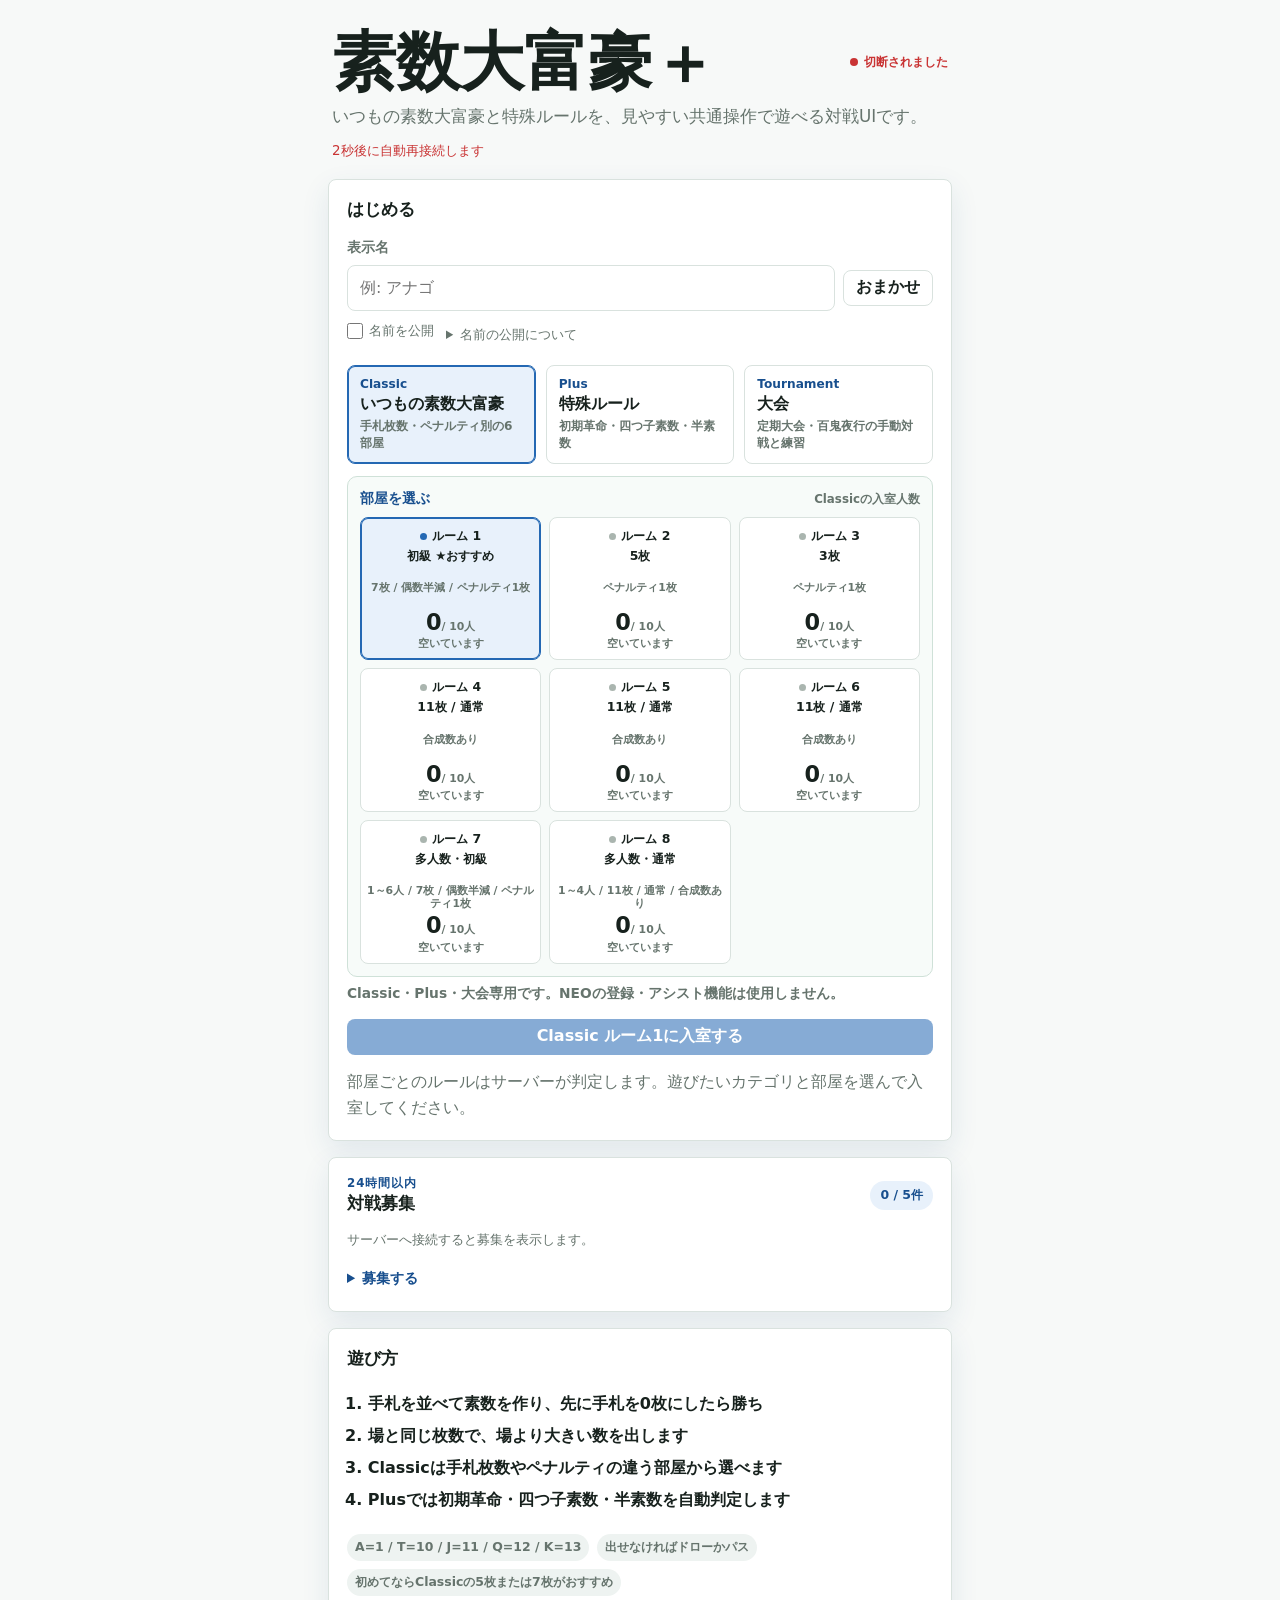
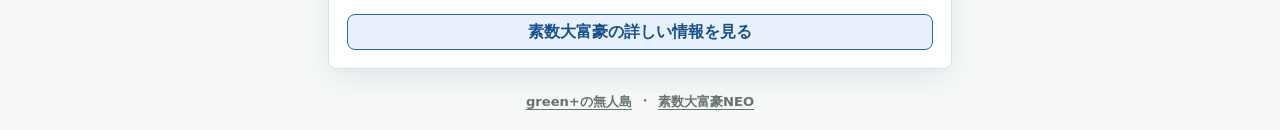
<file: index.html>
<!doctype html>
<html lang="ja">
  <head>
    <meta charset="UTF-8" />
    <meta name="viewport" content="width=device-width, initial-scale=1" />
    <title>素数大富豪＋</title>
    <link rel="stylesheet" href="./client-common/styles.css?v=shared-7a205177d4d1" />
    <link rel="stylesheet" href="./theme.css?v=hyakki-20261006-1" />
  </head>
  <body>
    <main class="app-shell">
      <section id="topBand" class="top-band">
        <div class="title-row">
          <h1>素数大富豪＋</h1>
          <div id="connectionStatus" class="connection-status" role="status">
            <span id="connectionDot" class="dot"></span>
            <strong id="connectionLabel">接続準備中</strong>
          </div>
        </div>
        <p class="lead">
            いつもの素数大富豪と特殊ルールを、見やすい共通操作で遊べる対戦UIです。
          </p>
        <p id="serverLabel" class="connection-detail hidden"></p>
      </section>

      <section id="setupPanel" class="setup-grid">
        <div class="panel intro-panel">
          <h2>はじめる</h2>
          <label class="field-label" for="nameInput">表示名</label>
          <div class="name-row">
            <input id="nameInput" maxlength="24" autocomplete="nickname" placeholder="例: マグロ" />
            <button id="randomNameBtn" class="ghost-button" type="button">おまかせ</button>
          </div>
          <div class="identity-options">
            <label class="publish-name-option" for="publishNameToggle">
              <input id="publishNameToggle" type="checkbox" />
              <span>名前を公開</span>
            </label>
            <details class="identity-help secondary-details">
              <summary>名前の公開について</summary>
              <p id="identityModeNote" class="microcopy">オフの場合、Discordの入室通知は「誰か」になります。募集投稿・大会参加にはオンが必要です。</p>
            </details>
          </div>
          <div class="room-group-choice" role="group" aria-label="ルールカテゴリ選択">
            <button id="roomGroupPrimaryBtn" class="room-group-choice-card active" type="button" aria-pressed="true">
              <span>Classic</span>
              <strong>いつもの素数大富豪</strong>
              <small>手札枚数・ペナルティ別の6部屋</small>
            </button>
            <button id="roomGroupSecondaryBtn" class="room-group-choice-card" type="button" aria-pressed="false">
              <span>Plus</span>
              <strong>特殊ルール</strong>
              <small>初期革命・四つ子素数・半素数</small>
            </button>
            <button id="roomGroupTertiaryBtn" class="room-group-choice-card" type="button" aria-pressed="false">
              <span>Tournament</span>
              <strong>大会</strong>
              <small>定期大会・百鬼夜行の手動対戦と練習</small>
              <span id="tournamentTabNotice" class="tournament-tab-notice hidden" aria-live="polite"></span>
            </button>
          </div>
          <div class="room-picker">
            <div class="room-picker-heading">
              <strong>部屋を選ぶ</strong>
              <small id="roomPickerHint">Classicの入室人数</small>
            </div>
            <div id="roomList" class="room-list" role="radiogroup" aria-label="Classicの部屋選択"></div>
          </div>
          <a class="campaign-inline-link" data-feature="campaign" href="#">
            CPU勝利数キャンペーンの詳細・ランキングを見る →
          </a>
          <p class="neo-note">Classic・Plus・大会専用です。NEOの登録・アシスト機能は使用しません。</p>
          <div class="action-stack">
            <button id="practiceBtn" class="primary-button" type="button" disabled>入室する</button>
          </div>
          <p class="microcopy">
            部屋ごとのルールはサーバーが判定します。遊びたいカテゴリと部屋を選んで入室してください。
          </p>
        </div>

        <div class="panel recruitment-panel" data-feature="recruitment">
          <div class="recruitment-heading">
            <div>
              <p class="eyebrow">24時間以内</p>
              <h2>対戦募集</h2>
            </div>
            <span id="recruitmentCount" class="recruitment-count">0 / 5件</span>
          </div>
          <div id="recruitmentList" class="recruitment-list" aria-live="polite">
            <p class="recruitment-empty">募集を読み込んでいます…</p>
          </div>
          <details class="recruitment-compose secondary-details">
            <summary>募集する</summary>
          <p class="recruitment-intro">
            集まりたい時間と希望ルールを掲示できます。集合時間になると自動で消えます。
          </p>
          <form id="recruitmentForm" class="recruitment-form">
            <label>
              <span>集合時間</span>
              <input id="recruitmentTime" type="datetime-local" required />
            </label>
            <label>
              <span>名前</span>
              <input id="recruitmentName" maxlength="24" autocomplete="nickname" required />
            </label>
            <label>
              <span>希望ルール</span>
              <select id="recruitmentRule" required>
                <option value="classic">Classic</option>
                <option value="five_penalty_one">5枚 / ペナルティ1枚</option>
                <option value="seven_even_half_penalty_one">7枚 / 偶数半減 / ペナルティ1枚</option>
                <option value="normal">通常</option>
                <option value="initial_revolution">初期革命</option>
                <option value="tetrad">四つ子素数</option>
                <option value="semiprime">半素数</option>
                <option value="either">どれでも</option>
              </select>
            </label>
            <button id="recruitmentSubmitBtn" class="primary-button" type="submit">募集を投稿</button>
          </form>
            <p class="recruitment-status">Plus掲示板は全体5件・1ユーザー1件まで。自分の投稿だけ削除できます。</p>
          </details>
          <p id="recruitmentStatus" class="recruitment-status hidden" aria-live="polite"></p>
        </div>

        <div class="panel guide-panel">
          <h2>遊び方</h2>
          <ol class="plain-steps">
            <li>手札を並べて素数を作り、先に手札を0枚にしたら勝ち</li>
            <li>場と同じ枚数で、場より大きい数を出します</li>
            <li>Classicは手札枚数やペナルティの違う部屋から選べます</li>
            <li>Plusでは初期革命・四つ子素数・半素数を自動判定します</li>
          </ol>
          <div class="mini-rules">
            <span>A=1 / T=10 / J=11 / Q=12 / K=13</span>
            <span>出せなければドローかパス</span>
            <span>初めてならClassicの5枚または7枚がおすすめ</span>
          </div>
          <a class="secondary-button help-button" href="https://greenplus.hatenablog.com/entry/2025/09/01/223300" target="_blank" rel="noopener">
            素数大富豪の詳しい情報を見る
          </a>
        </div>
      </section>

      <section id="roomPanel" class="room-layout hidden">
        <aside id="sideColumn" class="side-column">
          <div class="panel status-panel">
            <div class="room-title-row">
              <div>
                <p id="roomBadge" class="eyebrow">5枚 / ペナルティ1枚</p>
                <h2 id="roomHeading">Classicルーム 1</h2>
              </div>
              <div class="room-title-actions">
                <button
                  id="soundToggleBtn"
                  class="ghost-button compact icon-button sound-toggle"
                  type="button"
                  aria-label="効果音をオンにする"
                  aria-pressed="false"
                  title="効果音：オフ"
                >
                  <svg viewBox="0 0 24 24" aria-hidden="true">
                    <path d="M4 9h4l5-4v14l-5-4H4z"></path>
                    <path class="sound-wave" d="M16 9.5a4 4 0 0 1 0 5"></path>
                    <path class="sound-wave" d="M18.5 7a7.5 7.5 0 0 1 0 10"></path>
                    <path class="sound-slash" d="M3 3l18 18"></path>
                  </svg>
                </button>
                <button id="leaveBtn" class="ghost-button compact" type="button">退室</button>
              </div>
            </div>
            <label id="specialRuleControl" class="hidden">百鬼夜行ルール
              <select id="specialRuleSelect" aria-label="百鬼夜行ルール"></select>
              <small>最初の入室者が対戦前に選択できます。</small>
            </label>
            <details id="hyakkiRuleHelp" class="hidden"><summary>ルール説明</summary><p id="hyakkiRuleDescription"></p></details>
            <div id="nextHint" class="next-hint">まずはサンプル登録を読み込みます。</div>
            <dl class="status-list">
              <div>
                <dt>状態</dt>
                <dd id="playStatus">観戦中</dd>
              </div>
              <div>
                <dt>参加</dt>
                <dd id="playerList">読み込み中</dd>
              </div>
              <div>
                <dt>観戦</dt>
                <dd id="watcherList" class="watcher-list" tabindex="0" aria-label="観戦者一覧">なし</dd>
              </div>
            </dl>
            <div class="button-row">
              <button id="readyBtn" class="secondary-button" type="button">対戦に参加</button>
              <button id="addCpuBtn" class="ghost-button" type="button">CPU追加</button>
              <button id="startBtn" class="primary-button" type="button">開始</button>
            </div>
            <details id="turnOrderSettings" class="turn-order-settings" data-feature="turnAlternation">
              <summary>対戦設定</summary>
              <div class="turn-order-setting-row">
                <label class="turn-alternation-option" for="turnAlternationToggle">
                  <input id="turnAlternationToggle" type="checkbox" />
                  <span>
                    <strong>手番交互</strong>
                    <small>同じ2人なら、先手を1局ごとに交代します。</small>
                  </span>
                </label>
                <label class="turn-order-first-choice" for="turnAlternationFirstSelect">
                  <span>初回</span>
                  <select id="turnAlternationFirstSelect" class="full-select" disabled>
                    <option value="random">ランダム</option>
                    <option value="requester">自分が先手</option>
                    <option value="opponent">相手が先手</option>
                  </select>
                </label>
              </div>
              <p id="turnAlternationNote" class="microcopy">2人対戦で使えます。対人戦は初回だけ相手の承認が必要です。</p>
              <div id="turnAlternationSeriesPanel" class="turn-alternation-series-panel hidden">
                <span id="turnAlternationSeriesText"></span>
                <button id="endTurnAlternationSeriesBtn" class="ghost-button compact" type="button">交互対戦を終了</button>
              </div>
              <div id="startRequestPanel" class="start-request-panel hidden" role="status">
                <span id="startRequestText"></span>
                <button id="cancelStartRequestBtn" class="ghost-button compact" type="button">取り消す</button>
              </div>
            </details>
            <details id="tournamentDetails" class="turn-order-settings tournament-details hidden" data-feature="tournament">
              <summary>大会情報・参加・順位</summary>
          <div id="tournamentPanel" class="tournament-panel" data-feature="tournament">
            <div class="tournament-heading">
              <div>
                <p class="eyebrow">SYSTEM TOURNAMENT</p>
                <h2 id="tournamentTitle">定期大会</h2>
              </div>
              <span id="tournamentStatusBadge" class="tournament-status-badge">未開催</span>
            </div>
            <p id="tournamentSchedule" class="tournament-schedule">次回日程は未設定です。</p>
            <div class="tournament-rule-line">
              <span>ルール</span>
              <strong id="tournamentRuleSummary">未設定</strong>
            </div>
            <p id="tournamentMessage" class="tournament-message">
              大会ルームを選ぶと、参加登録と進行状況を確認できます。
            </p>
            <div class="button-row tournament-actions">
              <button id="tournamentRegisterBtn" class="primary-button" type="button">大会に参加登録</button>
              <button id="tournamentWithdrawBtn" class="ghost-button" type="button">参加取消</button>
            </div>
            <div class="tournament-league-wrap">
              <strong>リーグ表</strong>
              <div id="tournamentLeagueTable" class="tournament-league-table"></div>
            </div>
            <div class="tournament-standings-wrap">
              <strong>順位</strong>
              <ol id="tournamentStandings" class="tournament-standings"></ol>
            </div>
            <p id="tournamentTimingNote" class="microcopy">
              対戦呼び出しと切断復帰の猶予時間を読み込み中です。
            </p>
          </div>

            </details>
            <div id="tournamentAvailability" class="next-hint hidden" data-feature="tournament" role="status">
              <span id="tournamentAvailabilityText"></span>
              <div class="button-row">
                <button id="tournamentResumeBtn" class="secondary-button hidden" type="button">対戦受付を再開</button>
                <button id="tournamentRetireBtn" class="ghost-button compact" type="button">大会を棄権</button>
              </div>
            </div>
            <p id="roomConnectionStatus" class="connection-detail hidden" role="status"></p>
            <details class="reconnect-details secondary-details">
              <summary>切断・復帰について</summary>
              <p id="reconnectPolicyNote" class="microcopy">切断復帰猶予を読み込み中です。</p>
            </details>
            <div id="cpuChooser" class="cpu-chooser hidden">
              <div class="cpu-chooser-heading">
                <label for="cpuProfileSelect">対戦するCPU</label>
                <button id="cpuChooserCloseBtn" class="ghost-button compact" type="button">閉じる</button>
              </div>
              <select id="cpuProfileSelect" class="full-select"></select>
              <p id="cpuProfileDescription" class="cpu-profile-description"></p>
              <button id="confirmCpuBtn" class="secondary-button" type="button">このCPUを追加</button>
            </div>
          </div>

          <details id="registerPanel" class="panel register-panel" data-feature="registration">
            <summary>登録リスト</summary>
            <p class="register-help-copy">
              素数は空白・改行・カンマ区切り、合成数は
              <code>12=2*2*3</code> の形式で入力します。サンプルのままでも遊べます。
              <a class="text-link" href="https://greenplus.github.io/primeqk_online/" target="_blank" rel="noopener">登録方法を詳しく見る</a>
            </p>
            <p id="registerLimitNote" class="register-limit-note">初級は素数・合成数あわせて500件まで登録できます。</p>
            <select id="sampleSelect" class="full-select"></select>
            <textarea id="primeText" rows="6" spellcheck="false" placeholder="登録素数"></textarea>
            <textarea id="compositeText" rows="4" spellcheck="false" placeholder="登録合成数"></textarea>
            <div class="button-row">
              <button id="sampleBtn" class="ghost-button compact" type="button">サンプル読込</button>
              <button id="saveRegisterBtn" class="secondary-button" type="button">登録する</button>
              <span id="registerStatus" class="small-status">未登録</span>
            </div>
          </details>
        </aside>

        <div id="tournamentPairing" class="panel tournament-pairing hidden" data-feature="tournament" role="status"></div>
        <div id="tournamentStage" class="tournament-stage">
          <div id="tournamentStageControls" class="button-row hidden" data-feature="tournament">
            <button id="tournamentShowMatchesBtn" class="secondary-button" type="button">観戦一覧へ</button>
            <button id="tournamentShowFinishedBtn" class="ghost-button" type="button">自分の対戦結果へ</button>
          </div>
          <section id="tournamentFinishedPanel" class="hidden" data-feature="tournament">
            <p id="tournamentFinishedResult" class="next-hint" role="status"></p>
            <div id="tournamentFinishedBoard"></div>
          </section>
        <section id="tournamentSpectatorPanel" class="panel tournament-spectator-panel hidden" data-feature="tournament">
          <div class="tournament-spectator-heading">
            <div>
              <p class="eyebrow">LIVE MATCHES</p>
              <h2 id="tournamentSpectatorHeading">進行中の対戦</h2>
            </div>
            <span id="tournamentSpectatorStatus" class="tournament-status-badge">待機中</span>
          </div>
          <div id="tournamentSpectatorList">
          <p class="tournament-spectator-help">観戦する対戦を選んでください。手札の内容は公開されません。</p>
          <div id="tournamentMatchCards" class="tournament-match-cards"></div>
          <p id="tournamentSpectatorEmpty" class="tournament-spectator-empty">現在進行中の対戦はありません。</p>
          </div>
          <div id="tournamentSpectatorBoard" class="tournament-spectator-board hidden">
            <div class="tournament-spectator-title-row">
              <strong id="tournamentSpectatorTitle">対戦を選択してください</strong>
              <small id="tournamentSpectatorTurn">手番待ち</small>
            </div>
            <div class="tournament-spectator-metrics">
              <div><span>山札</span><strong id="tournamentSpectatorDeck">-</strong></div>
              <div><span>場</span><strong id="tournamentSpectatorFieldNumber">なし</strong></div>
              <div><span>観戦</span><strong id="tournamentSpectatorViewerCount">0人</strong></div>
            </div>
            <div id="tournamentSpectatorFieldCards" class="field-cards empty">まだ何も出ていません</div>
            <div id="tournamentSpectatorPlayers" class="tournament-spectator-players"></div>
            <details id="tournamentSpectatorScore" class="tournament-spectator-score hidden">
              <summary>数譜を見る</summary>
              <pre></pre>
            </details>
          </div>
        </section>

        <section id="gameColumn" class="game-column">
          <div class="field-strip turn-clock-strip">
            <div class="metric">
              <span>山札</span>
              <strong id="deckCount">-</strong>
            </div>
            <div id="myHandMetric" class="metric">
              <span id="myHandLabel">手札</span>
              <strong id="myHandCount">0</strong>
            </div>
            <div id="opponentMetric" class="metric">
              <span id="opponentLabel">相手</span>
              <strong id="opponentCounts">-</strong>
            </div>
            <div id="turnClockMetric" class="metric turn-clock-metric" aria-label="手番時間 未設定">
              <span id="turnClockLabel">時間</span>
              <strong id="turnClockValue">--</strong>
            </div>
            <div id="fieldZone" class="field-zone">
              <div class="panel-heading-row">
                <h2 class="game-section-title">場：<span id="fieldNumber">なし</span></h2>
                <span id="spectatorTurn" class="turn-badge spectating hidden" role="status"></span>
              </div>
              <div id="fieldCards" class="field-cards empty">まだ何も出ていません</div>
            </div>
          </div>

          <div id="playArea" class="play-area">
            <section class="hand-panel">
              <div class="panel-heading-row">
                <h2 class="game-section-title">手札</h2>
                <div class="hand-heading-status">
                  <span id="remainingFinishNotice" class="remaining-finish-notice hidden">残り上がりあり</span>
                  <span id="turnBadge" class="turn-badge">待機中</span>
                </div>
              </div>
              <div id="handCards" class="card-row empty-row">ゲーム開始後に表示されます</div>
            </section>

            <section class="selected-panel">
              <div class="panel-heading-row">
                <h2 id="selectedTitle" class="game-section-title">選択中: なし</h2>
                <button id="clearSelectionBtn" class="ghost-button compact" type="button">クリア</button>
              </div>
              <div id="selectedCards" class="card-row empty-row">未選択</div>
              <div id="jokerControls" class="joker-controls"></div>
              <p id="actionError" class="action-error hidden" role="alert"></p>
              <div class="button-row action-row">
                <label id="kjqjControl" class="hidden"><input id="kjqjConvert" type="checkbox" />KJQJに変換</label>
                <button id="playBtn" class="primary-button" type="button">出す</button>
                <button id="compositeModeBtn" class="secondary-button" type="button">合成数出し</button>
                <button id="drawBtn" class="secondary-button" type="button">ドロー</button>
                <button id="passBtn" class="ghost-button" type="button">パス</button>
              </div>
            </section>

            <section id="compositePanel" class="composite-panel hidden">
              <div class="panel-heading-row">
                <h2 id="compositeTitle" class="game-section-title">素因数場</h2>
                <div class="button-row compact-ops">
                  <button id="compositeMulBtn" class="ghost-button compact" type="button">×</button>
                  <button id="compositePowBtn" class="ghost-button compact" type="button">^</button>
                  <button id="compositeClearBtn" class="ghost-button compact" type="button">解除</button>
                </div>
              </div>
              <div id="compositeCards" class="card-row empty-row">手札から材料札を選んでください</div>
              <div id="compositeJokerControls" class="joker-controls"></div>
            </section>

            <section class="assist-panel" data-feature="assist">
              <div class="panel-heading-row">
                <h2 class="game-section-title">候補</h2>
                <div class="assist-actions">
                  <button id="assistRecommendedBtn" class="filter-chip active" type="button">おすすめ</button>
                  <button id="assistStrongBtn" class="filter-chip" type="button">強い順</button>
                  <button id="assistEasyBtn" class="filter-chip" type="button">弱い順</button>
                  <button id="assistRestBtn" class="filter-chip" type="button">残り</button>
                  <button id="assistManyBtn" class="filter-chip hidden" type="button">増やす</button>
                </div>
              </div>
              <div id="assistList" class="assist-list empty">
                ゲームが始まると、ここに「押せば選べる」候補が出ます。
              </div>
            </section>
          </div>
        </section>
        </div>

        <aside id="logColumn" class="log-column">
          <div class="panel log-panel">
            <div class="chat-title-row">
              <h2 id="chatPanelTitle" class="game-section-title">チャット</h2>
              <div class="chat-tabs" role="tablist" aria-label="チャットの範囲">
                <button id="roomChatTab" class="chat-tab active" type="button" role="tab" aria-selected="true" aria-controls="roomLogBox">
                  <span id="roomChatTabLabel">部屋</span>
                  <span id="tournamentLobbyUnreadBadge" class="chat-unread hidden" aria-label="ロビーの未読"></span>
                </button>
                <button id="tournamentChatTab" class="chat-tab hidden" data-feature="tournament" type="button" role="tab" aria-selected="false" aria-controls="tournamentMatchLogBox">
                  対戦
                  <span id="tournamentMatchUnreadBadge" class="chat-unread hidden" aria-label="対戦の未読"></span>
                </button>
                <button id="globalChatTab" class="chat-tab" data-feature="globalChat" type="button" role="tab" aria-selected="false" aria-controls="globalLogBox">
                  グローバル
                  <span id="globalUnreadBadge" class="chat-unread hidden" aria-label="未読メッセージ"></span>
                </button>
              </div>
            </div>
            <div id="globalChatGate" class="global-chat-gate hidden" data-feature="globalChat">
              <strong>Classic / Plus全体に公開されるチャットです</strong>
              <p>
                ClassicとPlusのすべての部屋でグローバル表示を選んだ人に、表示名・現在の部屋・発言が見えます。
                個人情報や連絡先は書き込まないでください。切り替える前の発言は表示されません。
              </p>
              <button id="enableGlobalChatBtn" class="secondary-button compact" type="button">
                注意事項を確認して表示する
              </button>
            </div>
            <div id="globalQuickMessages" class="global-quick-messages hidden" data-feature="globalChat" aria-label="募集定型文">
              <span>募集に使える定型文</span>
              <div class="global-template-list">
                <button type="button" data-global-template="recruit">対戦募集</button>
                <button type="button" data-global-template="beginner_welcome">初心者歓迎</button>
                <button type="button" data-global-template="spectators_welcome">観戦歓迎</button>
              </div>
            </div>
            <div id="chatComposer" class="chat-row">
              <input id="chatInput" maxlength="120" autocomplete="off" placeholder="部屋へのメッセージ" />
              <button id="chatBtn" class="ghost-button compact" type="button">送信</button>
            </div>
            <div id="roomLogBox" class="log-box" role="tabpanel" aria-labelledby="roomChatTab"></div>
            <div id="tournamentMatchLogBox" class="log-box hidden" data-feature="tournament" role="tabpanel" aria-labelledby="tournamentChatTab"></div>
            <div id="globalLogBox" class="log-box global-log-box hidden" data-feature="globalChat" role="tabpanel" aria-labelledby="globalChatTab"></div>
          </div>
        </aside>
      </section>
      <footer class="site-footer">
        <a href="https://greenplus.github.io/">green+の無人島</a>
        <span aria-hidden="true">・</span>
        <a href="https://greenplus.github.io/qkneo/">素数大富豪NEO</a>
      </footer>
    </main>

    <dialog id="startGameApprovalDialog" class="start-game-approval-dialog" data-feature="turnAlternation">
      <div class="start-game-approval-card">
        <p class="eyebrow">対戦開始の確認</p>
        <h2>手番交互で開始しますか？</h2>
        <p id="startGameApprovalText" class="start-game-approval-text"></p>
        <p id="startGameApprovalCountdown" class="microcopy"></p>
        <div class="button-row start-game-approval-actions">
          <button id="rejectStartGameBtn" class="ghost-button" type="button">拒否</button>
          <button id="approveStartGameBtn" class="primary-button" type="button">承認して開始</button>
        </div>
      </div>
    </dialog>

    <dialog id="campaignResultDialog" class="campaign-result-dialog" data-feature="campaign">
      <div class="campaign-result-card">
        <button id="campaignDialogCloseBtn" class="dialog-close-button" type="button" aria-label="閉じる">×</button>
        <p class="eyebrow">CPU勝利数キャンペーン</p>
        <h2 id="campaignResultTitle">勝利を記録しました</h2>
        <p id="campaignResultMessage" class="campaign-result-message"></p>
        <div class="campaign-result-actions">
          <a id="campaignShareBtn" class="primary-button link-button" href="#" target="_blank" rel="noopener">
            Xでシェア
          </a>
          <a id="campaignResultPageLink" class="secondary-button link-button" href="#">
            ゲージとランキングを見る
          </a>
        </div>
      </div>
    </dialog>

    <script src="./product-config.js?v=classic-20261008"></script>
    <script src="./client-common/app.js?v=shared-deeb5bd4c223"></script>
  </body>
</html>
</file>
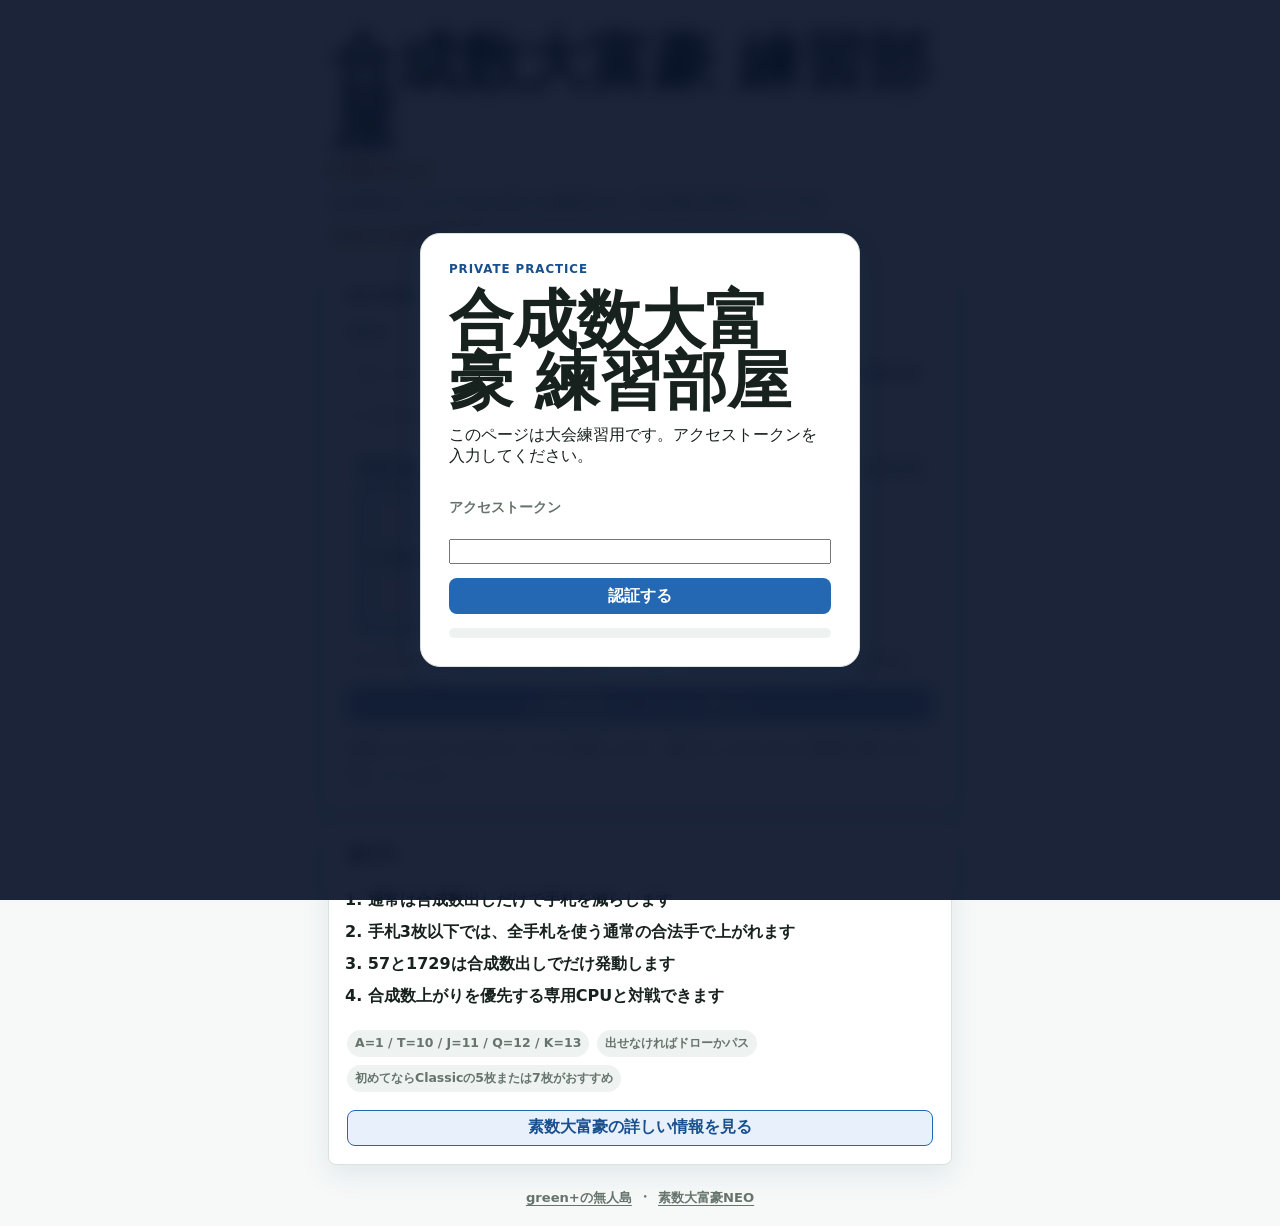
<file: composite-practice/index.html>
<!doctype html>
<html lang="ja">
  <head>
    <meta charset="UTF-8" />
    <meta name="viewport" content="width=device-width, initial-scale=1" />
    <title>合成数大富豪 練習部屋</title>
    <link rel="stylesheet" href="../client-common/styles.css?v=shared-7a205177d4d1" />
    <link rel="stylesheet" href="../theme.css?v=plus-20260805-2" />
    <link rel="stylesheet" href="./practice.css?v=practice-20260805-1" />
  </head>
  <body>
    <section id="practiceAuthGate" class="practice-auth-gate" aria-labelledby="practiceAuthTitle">
      <form id="practiceAuthForm" class="practice-auth-card">
        <p class="eyebrow">PRIVATE PRACTICE</p>
        <h1 id="practiceAuthTitle">合成数大富豪 練習部屋</h1>
        <p>このページは大会練習用です。アクセストークンを入力してください。</p>
        <label class="field-label" for="practiceAccessToken">アクセストークン</label>
        <input id="practiceAccessToken" type="password" autocomplete="current-password" required />
        <button class="primary-button" type="submit">認証する</button>
        <p id="practiceAuthStatus" class="small-status" aria-live="polite"></p>
      </form>
    </section>
    <main class="app-shell">
      <section id="topBand" class="top-band">
        <div class="title-row">
          <h1>合成数大富豪 練習部屋</h1>
          <div id="connectionStatus" class="connection-status" role="status">
            <span id="connectionDot" class="dot"></span>
            <strong id="connectionLabel">接続準備中</strong>
          </div>
        </div>
        <p class="lead">
            合成数出しだけで分け切りを練習する、非公開の専用ページです。
          </p>
        <p id="serverLabel" class="connection-detail hidden"></p>
      </section>

      <section id="setupPanel" class="setup-grid">
        <div class="panel intro-panel">
          <h2>はじめる</h2>
          <label class="field-label" for="nameInput">表示名</label>
          <div class="name-row">
            <input id="nameInput" maxlength="24" autocomplete="nickname" placeholder="例: マグロ" />
            <button id="randomNameBtn" class="ghost-button" type="button">おまかせ</button>
          </div>
          <div class="identity-options">
            <label class="publish-name-option" for="publishNameToggle">
              <input id="publishNameToggle" type="checkbox" />
              <span>名前を公開</span>
            </label>
            <details class="identity-help secondary-details">
              <summary>名前の公開について</summary>
              <p id="identityModeNote" class="microcopy">オフの場合、Discordの入室通知は「誰か」になります。募集投稿・大会参加にはオンが必要です。</p>
            </details>
          </div>
          <div class="room-group-choice" role="group" aria-label="ルールカテゴリ選択">
            <button id="roomGroupPrimaryBtn" class="room-group-choice-card active" type="button" aria-pressed="true">
              <span>Practice</span>
              <strong>合成数大富豪</strong>
              <small>専用CPU・アシストあり</small>
            </button>
            <button id="roomGroupSecondaryBtn" class="room-group-choice-card" type="button" aria-pressed="false">
              <span>Private</span>
              <strong>大会練習用</strong>
              <small>認証済みの本人だけ利用可能</small>
            </button>
          </div>
          <div class="room-picker">
            <div class="room-picker-heading">
              <strong>部屋を選ぶ</strong>
              <small id="roomPickerHint">Classicの入室人数</small>
            </div>
            <div id="roomList" class="room-list" role="radiogroup" aria-label="Classicの部屋選択"></div>
          </div>
          <a class="campaign-inline-link" data-feature="campaign" href="#">
            CPU勝利数キャンペーンの詳細・ランキングを見る →
          </a>
          <p class="neo-note">トップページから隔離された大会練習用ページです。入室のDiscord通知も送信しません。</p>
          <div class="action-stack">
            <button id="practiceBtn" class="primary-button" type="button" disabled>入室する</button>
          </div>
          <p class="microcopy">
            部屋ごとのルールはサーバーが判定します。遊びたいカテゴリと部屋を選んで入室してください。
          </p>
        </div>

        <div class="panel recruitment-panel" data-feature="recruitment">
          <div class="recruitment-heading">
            <div>
              <p class="eyebrow">24時間以内</p>
              <h2>対戦募集</h2>
            </div>
            <span id="recruitmentCount" class="recruitment-count">0 / 5件</span>
          </div>
          <div id="recruitmentList" class="recruitment-list" aria-live="polite">
            <p class="recruitment-empty">募集を読み込んでいます…</p>
          </div>
          <details class="recruitment-compose secondary-details">
            <summary>募集する</summary>
          <p class="recruitment-intro">
            集まりたい時間と希望ルールを掲示できます。集合時間になると自動で消えます。
          </p>
          <form id="recruitmentForm" class="recruitment-form">
            <label>
              <span>集合時間</span>
              <input id="recruitmentTime" type="datetime-local" required />
            </label>
            <label>
              <span>名前</span>
              <input id="recruitmentName" maxlength="24" autocomplete="nickname" required />
            </label>
            <label>
              <span>希望ルール</span>
              <select id="recruitmentRule" required>
                <option value="classic">Classic</option>
                <option value="five_penalty_one">5枚 / ペナルティ1枚</option>
                <option value="seven_even_half_penalty_one">7枚 / 偶数半減 / ペナルティ1枚</option>
                <option value="normal">通常</option>
                <option value="initial_revolution">初期革命</option>
                <option value="tetrad">四つ子素数</option>
                <option value="semiprime">半素数</option>
                <option value="either">どれでも</option>
              </select>
            </label>
            <button id="recruitmentSubmitBtn" class="primary-button" type="submit">募集を投稿</button>
          </form>
            <p class="recruitment-status">Plus掲示板は全体5件・1ユーザー1件まで。自分の投稿だけ削除できます。</p>
          </details>
          <p id="recruitmentStatus" class="recruitment-status hidden" aria-live="polite"></p>
        </div>

        <div class="panel guide-panel">
          <h2>遊び方</h2>
          <ol class="plain-steps">
            <li>通常は合成数出しだけで手札を減らします</li>
            <li>手札3枚以下では、全手札を使う通常の合法手で上がれます</li>
            <li>57と1729は合成数出しでだけ発動します</li>
            <li>合成数上がりを優先する専用CPUと対戦できます</li>
          </ol>
          <div class="mini-rules">
            <span>A=1 / T=10 / J=11 / Q=12 / K=13</span>
            <span>出せなければドローかパス</span>
            <span>初めてならClassicの5枚または7枚がおすすめ</span>
          </div>
          <a class="secondary-button help-button" href="https://greenplus.hatenablog.com/entry/2025/09/01/223300" target="_blank" rel="noopener">
            素数大富豪の詳しい情報を見る
          </a>
        </div>
      </section>

      <section id="roomPanel" class="room-layout hidden">
        <aside class="side-column">
          <div class="panel status-panel">
            <div class="room-title-row">
              <div>
                <p id="roomBadge" class="eyebrow">5枚 / ペナルティ1枚</p>
                <h2 id="roomHeading">Classicルーム 1</h2>
              </div>
              <div class="room-title-actions">
                <button
                  id="soundToggleBtn"
                  class="ghost-button compact icon-button sound-toggle"
                  type="button"
                  aria-label="効果音をオンにする"
                  aria-pressed="false"
                  title="効果音：オフ"
                >
                  <svg viewBox="0 0 24 24" aria-hidden="true">
                    <path d="M4 9h4l5-4v14l-5-4H4z"></path>
                    <path class="sound-wave" d="M16 9.5a4 4 0 0 1 0 5"></path>
                    <path class="sound-wave" d="M18.5 7a7.5 7.5 0 0 1 0 10"></path>
                    <path class="sound-slash" d="M3 3l18 18"></path>
                  </svg>
                </button>
                <button id="leaveBtn" class="ghost-button compact" type="button">退室</button>
              </div>
            </div>
            <div id="nextHint" class="next-hint">まずはサンプル登録を読み込みます。</div>
            <dl class="status-list">
              <div>
                <dt>状態</dt>
                <dd id="playStatus">観戦中</dd>
              </div>
              <div>
                <dt>参加</dt>
                <dd id="playerList">読み込み中</dd>
              </div>
              <div>
                <dt>観戦</dt>
                <dd id="watcherList" class="watcher-list" tabindex="0" aria-label="観戦者一覧">なし</dd>
              </div>
            </dl>
            <div class="button-row">
              <button id="readyBtn" class="secondary-button" type="button">対戦に参加</button>
              <button id="addCpuBtn" class="ghost-button" type="button">CPU追加</button>
              <button id="startBtn" class="primary-button" type="button">開始</button>
            </div>
            <p id="roomConnectionStatus" class="connection-detail hidden" role="status"></p>
            <details class="reconnect-details secondary-details">
              <summary>切断・復帰について</summary>
              <p id="reconnectPolicyNote" class="microcopy">切断復帰猶予を読み込み中です。</p>
            </details>
            <div id="cpuChooser" class="cpu-chooser hidden">
              <div class="cpu-chooser-heading">
                <label for="cpuProfileSelect">対戦するCPU</label>
                <button id="cpuChooserCloseBtn" class="ghost-button compact" type="button">閉じる</button>
              </div>
              <select id="cpuProfileSelect" class="full-select"></select>
              <p id="cpuProfileDescription" class="cpu-profile-description"></p>
              <button id="confirmCpuBtn" class="secondary-button" type="button">このCPUを追加</button>
            </div>
          </div>

          <div id="tournamentPanel" class="panel tournament-panel" data-feature="tournament">
            <div class="tournament-heading">
              <div>
                <p class="eyebrow">SYSTEM TOURNAMENT</p>
                <h2 id="tournamentTitle">定期大会</h2>
              </div>
              <span id="tournamentStatusBadge" class="tournament-status-badge">未開催</span>
            </div>
            <p id="tournamentSchedule" class="tournament-schedule">次回日程は未設定です。</p>
            <p id="tournamentMessage" class="tournament-message">
              大会ルームを選ぶと、参加登録と進行状況を確認できます。
            </p>
            <div class="button-row tournament-actions">
              <button id="tournamentRegisterBtn" class="primary-button" type="button">大会に参加登録</button>
              <button id="tournamentWithdrawBtn" class="ghost-button" type="button">参加取消</button>
            </div>
            <div id="tournamentPairing" class="tournament-pairing hidden"></div>
            <div class="tournament-league-wrap">
              <strong>リーグ表</strong>
              <div id="tournamentLeagueTable" class="tournament-league-table"></div>
            </div>
            <div class="tournament-standings-wrap">
              <strong>順位</strong>
              <ol id="tournamentStandings" class="tournament-standings"></ol>
            </div>
            <p id="tournamentTimingNote" class="microcopy">
              対戦呼び出しと切断復帰の猶予時間を読み込み中です。
            </p>
          </div>

          <details id="registerPanel" class="panel register-panel" data-feature="registration">
            <summary>自分の数表</summary>
            <p class="register-help-copy">
              素数は空白・改行・カンマ区切り、合成数は
              <code>12=2*2*3</code> の形式で入力します。ここでの数表はアシスト用で、手動プレイの合法性は制限しません。
            </p>
            <p id="registerLimitNote" class="register-limit-note">初級は素数・合成数あわせて500件まで登録できます。</p>
            <select id="sampleSelect" class="full-select"></select>
            <textarea id="primeText" rows="6" spellcheck="false" placeholder="自分の素数表"></textarea>
            <textarea id="compositeText" rows="4" spellcheck="false" placeholder="自分の合成数表"></textarea>
            <div class="button-row">
              <button id="sampleBtn" class="ghost-button compact" type="button">サンプル読込</button>
              <button id="saveRegisterBtn" class="secondary-button" type="button">アシストに反映</button>
              <span id="registerStatus" class="small-status">未登録</span>
            </div>
          </details>
        </aside>

        <section class="game-column">
          <div class="field-strip turn-clock-strip">
            <div class="metric">
              <span>山札</span>
              <strong id="deckCount">-</strong>
            </div>
            <div id="myHandMetric" class="metric">
              <span id="myHandLabel">手札</span>
              <strong id="myHandCount">0</strong>
            </div>
            <div id="opponentMetric" class="metric">
              <span id="opponentLabel">相手</span>
              <strong id="opponentCounts">-</strong>
            </div>
            <div id="turnClockMetric" class="metric turn-clock-metric" aria-label="手番時間 未設定">
              <span id="turnClockLabel">時間</span>
              <strong id="turnClockValue">--</strong>
            </div>
            <div id="fieldZone" class="field-zone">
              <div class="panel-heading-row">
                <h2 class="game-section-title">場：<span id="fieldNumber">なし</span></h2>
                <span id="spectatorTurn" class="turn-badge spectating hidden" role="status"></span>
              </div>
              <div id="fieldCards" class="field-cards empty">まだ何も出ていません</div>
            </div>
          </div>

          <div id="playArea" class="play-area">
            <section class="hand-panel">
              <div class="panel-heading-row">
                <h2 class="game-section-title">手札</h2>
                <div class="hand-heading-status">
                  <span id="remainingFinishNotice" class="remaining-finish-notice hidden">残り上がりあり</span>
                  <span id="turnBadge" class="turn-badge">待機中</span>
                </div>
              </div>
              <div id="handCards" class="card-row empty-row">ゲーム開始後に表示されます</div>
            </section>

            <section class="selected-panel">
              <div class="panel-heading-row">
                <h2 id="selectedTitle" class="game-section-title">選択中: なし</h2>
                <button id="clearSelectionBtn" class="ghost-button compact" type="button">クリア</button>
              </div>
              <div id="selectedCards" class="card-row empty-row">未選択</div>
              <div id="jokerControls" class="joker-controls"></div>
              <p id="actionError" class="action-error hidden" role="alert"></p>
              <div class="button-row action-row">
                <button id="playBtn" class="primary-button" type="button">出す</button>
                <button id="compositeModeBtn" class="secondary-button" type="button">合成数出し</button>
                <button id="drawBtn" class="secondary-button" type="button">ドロー</button>
                <button id="passBtn" class="ghost-button" type="button">パス</button>
              </div>
            </section>

            <section id="compositePanel" class="composite-panel hidden">
              <div class="panel-heading-row">
                <h2 id="compositeTitle" class="game-section-title">素因数場</h2>
                <div class="button-row compact-ops">
                  <button id="compositeMulBtn" class="ghost-button compact" type="button">×</button>
                  <button id="compositePowBtn" class="ghost-button compact" type="button">^</button>
                  <button id="compositeClearBtn" class="ghost-button compact" type="button">解除</button>
                </div>
              </div>
              <div id="compositeCards" class="card-row empty-row">手札から材料札を選んでください</div>
              <div id="compositeJokerControls" class="joker-controls"></div>
            </section>

            <section class="assist-panel" data-feature="assist">
              <div class="panel-heading-row">
                <h2 class="game-section-title">候補</h2>
                <div class="assist-actions">
                  <button id="assistRecommendedBtn" class="filter-chip active" type="button">おすすめ</button>
                  <button id="assistStrongBtn" class="filter-chip" type="button">強い順</button>
                  <button id="assistEasyBtn" class="filter-chip" type="button">弱い順</button>
                  <button id="assistRestBtn" class="filter-chip" type="button">残り</button>
                  <button id="assistManyBtn" class="filter-chip hidden" type="button">増やす</button>
                </div>
              </div>
              <div id="assistList" class="assist-list empty">
                ゲームが始まると、ここに「押せば選べる」候補が出ます。
              </div>
            </section>
          </div>
        </section>

        <aside class="log-column">
          <div class="panel log-panel">
            <div class="chat-title-row">
              <h2 class="game-section-title">チャット</h2>
              <div class="chat-tabs" role="tablist" aria-label="チャットの範囲">
                <button id="roomChatTab" class="chat-tab active" type="button" role="tab" aria-selected="true" aria-controls="roomLogBox">
                  部屋
                </button>
                <button id="globalChatTab" class="chat-tab" data-feature="globalChat" type="button" role="tab" aria-selected="false" aria-controls="globalLogBox">
                  グローバル
                  <span id="globalUnreadBadge" class="chat-unread hidden" aria-label="未読メッセージ"></span>
                </button>
              </div>
            </div>
            <div id="globalChatGate" class="global-chat-gate hidden" data-feature="globalChat">
              <strong>Classic / Plus全体に公開されるチャットです</strong>
              <p>
                ClassicとPlusのすべての部屋でグローバル表示を選んだ人に、表示名・現在の部屋・発言が見えます。
                個人情報や連絡先は書き込まないでください。切り替える前の発言は表示されません。
              </p>
              <button id="enableGlobalChatBtn" class="secondary-button compact" type="button">
                注意事項を確認して表示する
              </button>
            </div>
            <div id="globalQuickMessages" class="global-quick-messages hidden" data-feature="globalChat" aria-label="募集定型文">
              <span>募集に使える定型文</span>
              <div class="global-template-list">
                <button type="button" data-global-template="recruit">対戦募集</button>
                <button type="button" data-global-template="beginner_welcome">初心者歓迎</button>
                <button type="button" data-global-template="spectators_welcome">観戦歓迎</button>
              </div>
            </div>
            <div id="chatComposer" class="chat-row">
              <input id="chatInput" maxlength="120" autocomplete="off" placeholder="部屋へのメッセージ" />
              <button id="chatBtn" class="ghost-button compact" type="button">送信</button>
            </div>
            <div id="roomLogBox" class="log-box" role="tabpanel" aria-labelledby="roomChatTab"></div>
            <div id="globalLogBox" class="log-box global-log-box hidden" data-feature="globalChat" role="tabpanel" aria-labelledby="globalChatTab"></div>
          </div>
        </aside>
      </section>
      <footer class="site-footer">
        <a href="https://greenplus.github.io/">green+の無人島</a>
        <span aria-hidden="true">・</span>
        <a href="https://greenplus.github.io/qkneo/">素数大富豪NEO</a>
      </footer>
    </main>

    <dialog id="campaignResultDialog" class="campaign-result-dialog" data-feature="campaign">
      <div class="campaign-result-card">
        <button id="campaignDialogCloseBtn" class="dialog-close-button" type="button" aria-label="閉じる">×</button>
        <p class="eyebrow">CPU勝利数キャンペーン</p>
        <h2 id="campaignResultTitle">勝利を記録しました</h2>
        <p id="campaignResultMessage" class="campaign-result-message"></p>
        <div class="campaign-result-actions">
          <a id="campaignShareBtn" class="primary-button link-button" href="#" target="_blank" rel="noopener">
            Xでシェア
          </a>
          <a id="campaignResultPageLink" class="secondary-button link-button" href="#">
            ゲージとランキングを見る
          </a>
        </div>
      </div>
    </dialog>

    <script src="./product-config.js?v=practice-20260805-1"></script>
    <script src="../client-common/app.js?v=shared-deeb5bd4c223"></script>
  </body>
</html>
</file>
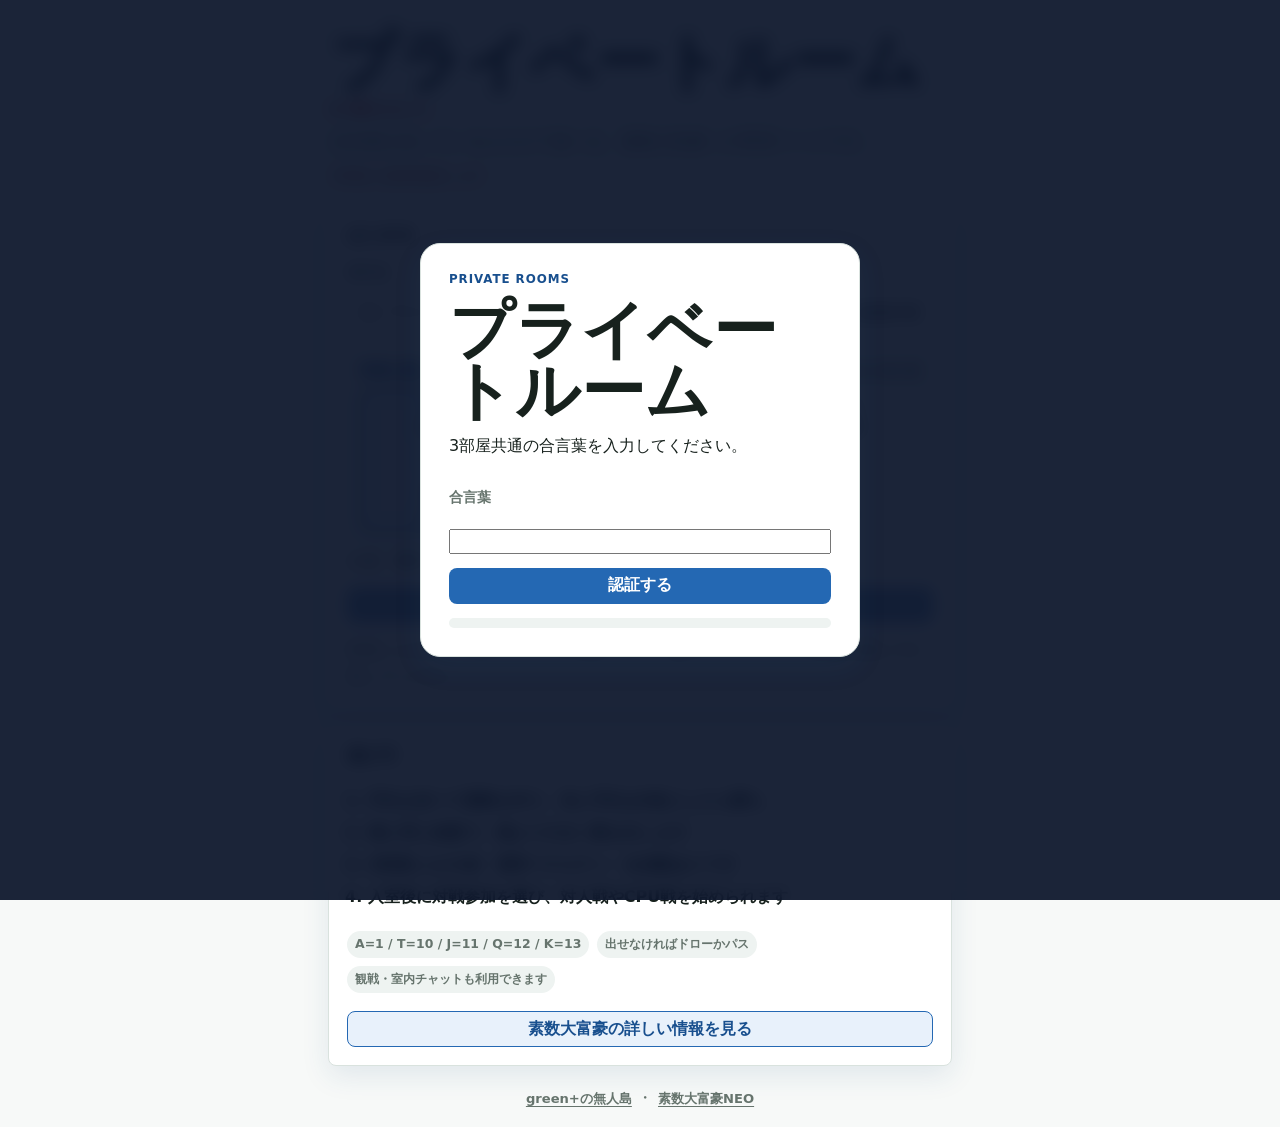
<file: private-rooms/index.html>
<!doctype html>
<html lang="ja">
  <head>
    <meta charset="UTF-8" />
    <meta name="viewport" content="width=device-width, initial-scale=1" />
    <title>素数大富豪＋ プライベートルーム</title>
    <link rel="stylesheet" href="../client-common/styles.css?v=shared-7a205177d4d1" />
    <link rel="stylesheet" href="../theme.css?v=hyakki-20261006-1" />
    <link rel="stylesheet" href="./private.css?v=20261109" />
  </head>
  <body>
    <section id="practiceAuthGate" class="practice-auth-gate" aria-labelledby="practiceAuthTitle">
      <form id="practiceAuthForm" class="practice-auth-card">
        <p class="eyebrow">PRIVATE ROOMS</p>
        <h1 id="practiceAuthTitle">プライベートルーム</h1>
        <p>3部屋共通の合言葉を入力してください。</p>
        <label class="field-label" for="practiceAccessToken">合言葉</label>
        <input id="practiceAccessToken" type="password" autocomplete="current-password" required />
        <button class="primary-button" type="submit">認証する</button>
        <p id="practiceAuthStatus" class="small-status" aria-live="polite"></p>
      </form>
    </section>

    <main class="app-shell">
      <section id="topBand" class="top-band">
        <div class="title-row">
          <h1>プライベートルーム</h1>
          <div id="connectionStatus" class="connection-status" role="status">
            <span id="connectionDot" class="dot"></span>
            <strong id="connectionLabel">接続準備中</strong>
          </div>
        </div>
        <p class="lead">
            合言葉を知っている人だけで遊べる、素数大富豪＋の専用ページです。
          </p>
        <p id="serverLabel" class="connection-detail hidden"></p>
      </section>

      <section id="setupPanel" class="setup-grid">
        <div class="panel intro-panel">
          <h2>はじめる</h2>
          <label class="field-label" for="nameInput">表示名</label>
          <div class="name-row">
            <input id="nameInput" maxlength="24" autocomplete="nickname" placeholder="例: マグロ" />
            <button id="randomNameBtn" class="ghost-button" type="button">おまかせ</button>
          </div>
          <div class="identity-options hidden" aria-hidden="true">
            <label class="publish-name-option" for="publishNameToggle">
              <input id="publishNameToggle" type="checkbox" />
              <span>名前を公開</span>
            </label>
            <details class="identity-help secondary-details">
              <summary>名前の公開について</summary>
              <p id="identityModeNote" class="microcopy">オフの場合、Discordの入室通知は「誰か」になります。募集投稿・大会参加にはオンが必要です。</p>
            </details>
          </div>
          <div class="room-group-choice" role="group" aria-label="ルールカテゴリ選択">
            <button id="roomGroupPrimaryBtn" class="room-group-choice-card active" type="button" aria-pressed="true">
              <span>Private</span>
              <strong>プライベートルーム</strong>
              <small>手札枚数・ペナルティ別の6部屋</small>
            </button>
            <button id="roomGroupSecondaryBtn" class="room-group-choice-card" type="button" aria-pressed="false">
              <span>Plus</span>
              <strong>特殊ルール</strong>
              <small>初期革命・四つ子素数・半素数</small>
            </button>
            <button id="roomGroupTertiaryBtn" class="room-group-choice-card" type="button" aria-pressed="false">
              <span>Tournament</span>
              <strong>大会</strong>
              <small>定期大会・百鬼夜行の手動対戦と練習</small>
              <span id="tournamentTabNotice" class="tournament-tab-notice hidden" aria-live="polite"></span>
            </button>
          </div>
          <div class="room-picker">
            <div class="room-picker-heading">
              <strong>部屋を選ぶ</strong>
              <small id="roomPickerHint">Classicの入室人数</small>
            </div>
            <div id="roomList" class="room-list" role="radiogroup" aria-label="Classicの部屋選択"></div>
          </div>
          <a class="campaign-inline-link" data-feature="campaign" href="#">
            CPU勝利数キャンペーンの詳細・ランキングを見る →
          </a>
          <p class="neo-note">11枚・通常ペナルティ・合成数あり。Discord通知は送信しません。</p>
          <div class="action-stack">
            <button id="practiceBtn" class="primary-button" type="button" disabled>入室する</button>
          </div>
          <p class="microcopy">
            部屋ごとのルールはサーバーが判定します。遊びたいカテゴリと部屋を選んで入室してください。
          </p>
        </div>

        <div class="panel recruitment-panel" data-feature="recruitment">
          <div class="recruitment-heading">
            <div>
              <p class="eyebrow">24時間以内</p>
              <h2>対戦募集</h2>
            </div>
            <span id="recruitmentCount" class="recruitment-count">0 / 5件</span>
          </div>
          <div id="recruitmentList" class="recruitment-list" aria-live="polite">
            <p class="recruitment-empty">募集を読み込んでいます…</p>
          </div>
          <details class="recruitment-compose secondary-details">
            <summary>募集する</summary>
          <p class="recruitment-intro">
            集まりたい時間と希望ルールを掲示できます。集合時間になると自動で消えます。
          </p>
          <form id="recruitmentForm" class="recruitment-form">
            <label>
              <span>集合時間</span>
              <input id="recruitmentTime" type="datetime-local" required />
            </label>
            <label>
              <span>名前</span>
              <input id="recruitmentName" maxlength="24" autocomplete="nickname" required />
            </label>
            <label>
              <span>希望ルール</span>
              <select id="recruitmentRule" required>
                <option value="classic">Classic</option>
                <option value="five_penalty_one">5枚 / ペナルティ1枚</option>
                <option value="seven_even_half_penalty_one">7枚 / 偶数半減 / ペナルティ1枚</option>
                <option value="normal">通常</option>
                <option value="initial_revolution">初期革命</option>
                <option value="tetrad">四つ子素数</option>
                <option value="semiprime">半素数</option>
                <option value="either">どれでも</option>
              </select>
            </label>
            <button id="recruitmentSubmitBtn" class="primary-button" type="submit">募集を投稿</button>
          </form>
            <p class="recruitment-status">Plus掲示板は全体5件・1ユーザー1件まで。自分の投稿だけ削除できます。</p>
          </details>
          <p id="recruitmentStatus" class="recruitment-status hidden" aria-live="polite"></p>
        </div>

        <div class="panel guide-panel">
          <h2>遊び方</h2>
          <ol class="plain-steps">
            <li>手札を並べて素数を作り、先に手札を0枚にしたら勝ち</li>
            <li>場と同じ枚数で、場より大きい数を出します</li>
            <li>3部屋とも11枚・通常ペナルティ・合成数ありです</li>
            <li>入室後に対戦参加を選び、対人戦やCPU戦を始められます</li>
          </ol>
          <div class="mini-rules">
            <span>A=1 / T=10 / J=11 / Q=12 / K=13</span>
            <span>出せなければドローかパス</span>
            <span>観戦・室内チャットも利用できます</span>
          </div>
          <a class="secondary-button help-button" href="https://greenplus.hatenablog.com/entry/2025/09/01/223300" target="_blank" rel="noopener">
            素数大富豪の詳しい情報を見る
          </a>
        </div>
      </section>

      <section id="roomPanel" class="room-layout hidden">
        <aside id="sideColumn" class="side-column">
          <div class="panel status-panel">
            <div class="room-title-row">
              <div>
                <p id="roomBadge" class="eyebrow">5枚 / ペナルティ1枚</p>
                <h2 id="roomHeading">Classicルーム 1</h2>
              </div>
              <div class="room-title-actions">
                <button
                  id="soundToggleBtn"
                  class="ghost-button compact icon-button sound-toggle"
                  type="button"
                  aria-label="効果音をオンにする"
                  aria-pressed="false"
                  title="効果音：オフ"
                >
                  <svg viewBox="0 0 24 24" aria-hidden="true">
                    <path d="M4 9h4l5-4v14l-5-4H4z"></path>
                    <path class="sound-wave" d="M16 9.5a4 4 0 0 1 0 5"></path>
                    <path class="sound-wave" d="M18.5 7a7.5 7.5 0 0 1 0 10"></path>
                    <path class="sound-slash" d="M3 3l18 18"></path>
                  </svg>
                </button>
                <button id="leaveBtn" class="ghost-button compact" type="button">退室</button>
              </div>
            </div>
            <label id="specialRuleControl" class="hidden">百鬼夜行ルール
              <select id="specialRuleSelect" aria-label="百鬼夜行ルール"></select>
              <small>最初の入室者が対戦前に選択できます。</small>
            </label>
            <details id="hyakkiRuleHelp" class="hidden"><summary>ルール説明</summary><p id="hyakkiRuleDescription"></p></details>
            <div id="nextHint" class="next-hint">まずはサンプル登録を読み込みます。</div>
            <dl class="status-list">
              <div>
                <dt>状態</dt>
                <dd id="playStatus">観戦中</dd>
              </div>
              <div>
                <dt>参加</dt>
                <dd id="playerList">読み込み中</dd>
              </div>
              <div>
                <dt>観戦</dt>
                <dd id="watcherList" class="watcher-list" tabindex="0" aria-label="観戦者一覧">なし</dd>
              </div>
            </dl>
            <div class="button-row">
              <button id="readyBtn" class="secondary-button" type="button">対戦に参加</button>
              <button id="addCpuBtn" class="ghost-button" type="button">CPU追加</button>
              <button id="startBtn" class="primary-button" type="button">開始</button>
            </div>
            <details id="turnOrderSettings" class="turn-order-settings" data-feature="turnAlternation">
              <summary>対戦設定</summary>
              <div class="turn-order-setting-row">
                <label class="turn-alternation-option" for="turnAlternationToggle">
                  <input id="turnAlternationToggle" type="checkbox" />
                  <span>
                    <strong>手番交互</strong>
                    <small>同じ2人なら、先手を1局ごとに交代します。</small>
                  </span>
                </label>
                <label class="turn-order-first-choice" for="turnAlternationFirstSelect">
                  <span>初回</span>
                  <select id="turnAlternationFirstSelect" class="full-select" disabled>
                    <option value="random">ランダム</option>
                    <option value="requester">自分が先手</option>
                    <option value="opponent">相手が先手</option>
                  </select>
                </label>
              </div>
              <p id="turnAlternationNote" class="microcopy">2人対戦で使えます。対人戦は初回だけ相手の承認が必要です。</p>
              <div id="turnAlternationSeriesPanel" class="turn-alternation-series-panel hidden">
                <span id="turnAlternationSeriesText"></span>
                <button id="endTurnAlternationSeriesBtn" class="ghost-button compact" type="button">交互対戦を終了</button>
              </div>
              <div id="startRequestPanel" class="start-request-panel hidden" role="status">
                <span id="startRequestText"></span>
                <button id="cancelStartRequestBtn" class="ghost-button compact" type="button">取り消す</button>
              </div>
            </details>
            <details id="tournamentDetails" class="turn-order-settings tournament-details hidden" data-feature="tournament">
              <summary>大会情報・参加・順位</summary>
          <div id="tournamentPanel" class="tournament-panel" data-feature="tournament">
            <div class="tournament-heading">
              <div>
                <p class="eyebrow">SYSTEM TOURNAMENT</p>
                <h2 id="tournamentTitle">定期大会</h2>
              </div>
              <span id="tournamentStatusBadge" class="tournament-status-badge">未開催</span>
            </div>
            <p id="tournamentSchedule" class="tournament-schedule">次回日程は未設定です。</p>
            <div class="tournament-rule-line">
              <span>ルール</span>
              <strong id="tournamentRuleSummary">未設定</strong>
            </div>
            <p id="tournamentMessage" class="tournament-message">
              大会ルームを選ぶと、参加登録と進行状況を確認できます。
            </p>
            <div class="button-row tournament-actions">
              <button id="tournamentRegisterBtn" class="primary-button" type="button">大会に参加登録</button>
              <button id="tournamentWithdrawBtn" class="ghost-button" type="button">参加取消</button>
            </div>
            <div class="tournament-league-wrap">
              <strong>リーグ表</strong>
              <div id="tournamentLeagueTable" class="tournament-league-table"></div>
            </div>
            <div class="tournament-standings-wrap">
              <strong>順位</strong>
              <ol id="tournamentStandings" class="tournament-standings"></ol>
            </div>
            <p id="tournamentTimingNote" class="microcopy">
              対戦呼び出しと切断復帰の猶予時間を読み込み中です。
            </p>
          </div>

            </details>
            <div id="tournamentAvailability" class="next-hint hidden" data-feature="tournament" role="status">
              <span id="tournamentAvailabilityText"></span>
              <div class="button-row">
                <button id="tournamentResumeBtn" class="secondary-button hidden" type="button">対戦受付を再開</button>
                <button id="tournamentRetireBtn" class="ghost-button compact" type="button">大会を棄権</button>
              </div>
            </div>
            <p id="roomConnectionStatus" class="connection-detail hidden" role="status"></p>
            <details class="reconnect-details secondary-details">
              <summary>切断・復帰について</summary>
              <p id="reconnectPolicyNote" class="microcopy">切断復帰猶予を読み込み中です。</p>
            </details>
            <div id="cpuChooser" class="cpu-chooser hidden">
              <div class="cpu-chooser-heading">
                <label for="cpuProfileSelect">対戦するCPU</label>
                <button id="cpuChooserCloseBtn" class="ghost-button compact" type="button">閉じる</button>
              </div>
              <select id="cpuProfileSelect" class="full-select"></select>
              <p id="cpuProfileDescription" class="cpu-profile-description"></p>
              <button id="confirmCpuBtn" class="secondary-button" type="button">このCPUを追加</button>
            </div>
          </div>

          <details id="registerPanel" class="panel register-panel" data-feature="registration">
            <summary>登録リスト</summary>
            <p class="register-help-copy">
              素数は空白・改行・カンマ区切り、合成数は
              <code>12=2*2*3</code> の形式で入力します。サンプルのままでも遊べます。
              <a class="text-link" href="https://greenplus.github.io/primeqk_online/" target="_blank" rel="noopener">登録方法を詳しく見る</a>
            </p>
            <p id="registerLimitNote" class="register-limit-note">初級は素数・合成数あわせて500件まで登録できます。</p>
            <select id="sampleSelect" class="full-select"></select>
            <textarea id="primeText" rows="6" spellcheck="false" placeholder="登録素数"></textarea>
            <textarea id="compositeText" rows="4" spellcheck="false" placeholder="登録合成数"></textarea>
            <div class="button-row">
              <button id="sampleBtn" class="ghost-button compact" type="button">サンプル読込</button>
              <button id="saveRegisterBtn" class="secondary-button" type="button">登録する</button>
              <span id="registerStatus" class="small-status">未登録</span>
            </div>
          </details>
        </aside>

        <div id="tournamentPairing" class="panel tournament-pairing hidden" data-feature="tournament" role="status"></div>
        <div id="tournamentStage" class="tournament-stage">
          <div id="tournamentStageControls" class="button-row hidden" data-feature="tournament">
            <button id="tournamentShowMatchesBtn" class="secondary-button" type="button">観戦一覧へ</button>
            <button id="tournamentShowFinishedBtn" class="ghost-button" type="button">自分の対戦結果へ</button>
          </div>
          <section id="tournamentFinishedPanel" class="hidden" data-feature="tournament">
            <p id="tournamentFinishedResult" class="next-hint" role="status"></p>
            <div id="tournamentFinishedBoard"></div>
          </section>
        <section id="tournamentSpectatorPanel" class="panel tournament-spectator-panel hidden" data-feature="tournament">
          <div class="tournament-spectator-heading">
            <div>
              <p class="eyebrow">LIVE MATCHES</p>
              <h2 id="tournamentSpectatorHeading">進行中の対戦</h2>
            </div>
            <span id="tournamentSpectatorStatus" class="tournament-status-badge">待機中</span>
          </div>
          <div id="tournamentSpectatorList">
          <p class="tournament-spectator-help">観戦する対戦を選んでください。手札の内容は公開されません。</p>
          <div id="tournamentMatchCards" class="tournament-match-cards"></div>
          <p id="tournamentSpectatorEmpty" class="tournament-spectator-empty">現在進行中の対戦はありません。</p>
          </div>
          <div id="tournamentSpectatorBoard" class="tournament-spectator-board hidden">
            <div class="tournament-spectator-title-row">
              <strong id="tournamentSpectatorTitle">対戦を選択してください</strong>
              <small id="tournamentSpectatorTurn">手番待ち</small>
            </div>
            <div class="tournament-spectator-metrics">
              <div><span>山札</span><strong id="tournamentSpectatorDeck">-</strong></div>
              <div><span>場</span><strong id="tournamentSpectatorFieldNumber">なし</strong></div>
              <div><span>観戦</span><strong id="tournamentSpectatorViewerCount">0人</strong></div>
            </div>
            <div id="tournamentSpectatorFieldCards" class="field-cards empty">まだ何も出ていません</div>
            <div id="tournamentSpectatorPlayers" class="tournament-spectator-players"></div>
            <details id="tournamentSpectatorScore" class="tournament-spectator-score hidden">
              <summary>数譜を見る</summary>
              <pre></pre>
            </details>
          </div>
        </section>

        <section id="gameColumn" class="game-column">
          <div class="field-strip turn-clock-strip">
            <div class="metric">
              <span>山札</span>
              <strong id="deckCount">-</strong>
            </div>
            <div id="myHandMetric" class="metric">
              <span id="myHandLabel">手札</span>
              <strong id="myHandCount">0</strong>
            </div>
            <div id="opponentMetric" class="metric">
              <span id="opponentLabel">相手</span>
              <strong id="opponentCounts">-</strong>
            </div>
            <div id="turnClockMetric" class="metric turn-clock-metric" aria-label="手番時間 未設定">
              <span id="turnClockLabel">時間</span>
              <strong id="turnClockValue">--</strong>
            </div>
            <div id="fieldZone" class="field-zone">
              <div class="panel-heading-row">
                <h2 class="game-section-title">場：<span id="fieldNumber">なし</span></h2>
                <span id="spectatorTurn" class="turn-badge spectating hidden" role="status"></span>
              </div>
              <div id="fieldCards" class="field-cards empty">まだ何も出ていません</div>
            </div>
          </div>

          <div id="playArea" class="play-area">
            <section class="hand-panel">
              <div class="panel-heading-row">
                <h2 class="game-section-title">手札</h2>
                <div class="hand-heading-status">
                  <span id="remainingFinishNotice" class="remaining-finish-notice hidden">残り上がりあり</span>
                  <span id="turnBadge" class="turn-badge">待機中</span>
                </div>
              </div>
              <div id="handCards" class="card-row empty-row">ゲーム開始後に表示されます</div>
            </section>

            <section class="selected-panel">
              <div class="panel-heading-row">
                <h2 id="selectedTitle" class="game-section-title">選択中: なし</h2>
                <button id="clearSelectionBtn" class="ghost-button compact" type="button">クリア</button>
              </div>
              <div id="selectedCards" class="card-row empty-row">未選択</div>
              <div id="jokerControls" class="joker-controls"></div>
              <p id="actionError" class="action-error hidden" role="alert"></p>
              <div class="button-row action-row">
                <label id="kjqjControl" class="hidden"><input id="kjqjConvert" type="checkbox" />KJQJに変換</label>
                <button id="playBtn" class="primary-button" type="button">出す</button>
                <button id="compositeModeBtn" class="secondary-button" type="button">合成数出し</button>
                <button id="drawBtn" class="secondary-button" type="button">ドロー</button>
                <button id="passBtn" class="ghost-button" type="button">パス</button>
              </div>
            </section>

            <section id="compositePanel" class="composite-panel hidden">
              <div class="panel-heading-row">
                <h2 id="compositeTitle" class="game-section-title">素因数場</h2>
                <div class="button-row compact-ops">
                  <button id="compositeMulBtn" class="ghost-button compact" type="button">×</button>
                  <button id="compositePowBtn" class="ghost-button compact" type="button">^</button>
                  <button id="compositeClearBtn" class="ghost-button compact" type="button">解除</button>
                </div>
              </div>
              <div id="compositeCards" class="card-row empty-row">手札から材料札を選んでください</div>
              <div id="compositeJokerControls" class="joker-controls"></div>
            </section>

            <section class="assist-panel" data-feature="assist">
              <div class="panel-heading-row">
                <h2 class="game-section-title">候補</h2>
                <div class="assist-actions">
                  <button id="assistRecommendedBtn" class="filter-chip active" type="button">おすすめ</button>
                  <button id="assistStrongBtn" class="filter-chip" type="button">強い順</button>
                  <button id="assistEasyBtn" class="filter-chip" type="button">弱い順</button>
                  <button id="assistRestBtn" class="filter-chip" type="button">残り</button>
                  <button id="assistManyBtn" class="filter-chip hidden" type="button">増やす</button>
                </div>
              </div>
              <div id="assistList" class="assist-list empty">
                ゲームが始まると、ここに「押せば選べる」候補が出ます。
              </div>
            </section>
          </div>
        </section>
        </div>

        <aside id="logColumn" class="log-column">
          <div class="panel log-panel">
            <div class="chat-title-row">
              <h2 id="chatPanelTitle" class="game-section-title">チャット</h2>
              <div class="chat-tabs" role="tablist" aria-label="チャットの範囲">
                <button id="roomChatTab" class="chat-tab active" type="button" role="tab" aria-selected="true" aria-controls="roomLogBox">
                  <span id="roomChatTabLabel">部屋</span>
                  <span id="tournamentLobbyUnreadBadge" class="chat-unread hidden" aria-label="ロビーの未読"></span>
                </button>
                <button id="tournamentChatTab" class="chat-tab hidden" data-feature="tournament" type="button" role="tab" aria-selected="false" aria-controls="tournamentMatchLogBox">
                  対戦
                  <span id="tournamentMatchUnreadBadge" class="chat-unread hidden" aria-label="対戦の未読"></span>
                </button>
                <button id="globalChatTab" class="chat-tab" data-feature="globalChat" type="button" role="tab" aria-selected="false" aria-controls="globalLogBox">
                  グローバル
                  <span id="globalUnreadBadge" class="chat-unread hidden" aria-label="未読メッセージ"></span>
                </button>
              </div>
            </div>
            <div id="globalChatGate" class="global-chat-gate hidden" data-feature="globalChat">
              <strong>Classic / Plus全体に公開されるチャットです</strong>
              <p>
                ClassicとPlusのすべての部屋でグローバル表示を選んだ人に、表示名・現在の部屋・発言が見えます。
                個人情報や連絡先は書き込まないでください。切り替える前の発言は表示されません。
              </p>
              <button id="enableGlobalChatBtn" class="secondary-button compact" type="button">
                注意事項を確認して表示する
              </button>
            </div>
            <div id="globalQuickMessages" class="global-quick-messages hidden" data-feature="globalChat" aria-label="募集定型文">
              <span>募集に使える定型文</span>
              <div class="global-template-list">
                <button type="button" data-global-template="recruit">対戦募集</button>
                <button type="button" data-global-template="beginner_welcome">初心者歓迎</button>
                <button type="button" data-global-template="spectators_welcome">観戦歓迎</button>
              </div>
            </div>
            <div id="chatComposer" class="chat-row">
              <input id="chatInput" maxlength="120" autocomplete="off" placeholder="部屋へのメッセージ" />
              <button id="chatBtn" class="ghost-button compact" type="button">送信</button>
            </div>
            <div id="roomLogBox" class="log-box" role="tabpanel" aria-labelledby="roomChatTab"></div>
            <div id="tournamentMatchLogBox" class="log-box hidden" data-feature="tournament" role="tabpanel" aria-labelledby="tournamentChatTab"></div>
            <div id="globalLogBox" class="log-box global-log-box hidden" data-feature="globalChat" role="tabpanel" aria-labelledby="globalChatTab"></div>
          </div>
        </aside>
      </section>
      <footer class="site-footer">
        <a href="https://greenplus.github.io/">green+の無人島</a>
        <span aria-hidden="true">・</span>
        <a href="https://greenplus.github.io/qkneo/">素数大富豪NEO</a>
      </footer>
    </main>

    <dialog id="startGameApprovalDialog" class="start-game-approval-dialog" data-feature="turnAlternation">
      <div class="start-game-approval-card">
        <p class="eyebrow">対戦開始の確認</p>
        <h2>手番交互で開始しますか？</h2>
        <p id="startGameApprovalText" class="start-game-approval-text"></p>
        <p id="startGameApprovalCountdown" class="microcopy"></p>
        <div class="button-row start-game-approval-actions">
          <button id="rejectStartGameBtn" class="ghost-button" type="button">拒否</button>
          <button id="approveStartGameBtn" class="primary-button" type="button">承認して開始</button>
        </div>
      </div>
    </dialog>

    <dialog id="campaignResultDialog" class="campaign-result-dialog" data-feature="campaign">
      <div class="campaign-result-card">
        <button id="campaignDialogCloseBtn" class="dialog-close-button" type="button" aria-label="閉じる">×</button>
        <p class="eyebrow">CPU勝利数キャンペーン</p>
        <h2 id="campaignResultTitle">勝利を記録しました</h2>
        <p id="campaignResultMessage" class="campaign-result-message"></p>
        <div class="campaign-result-actions">
          <a id="campaignShareBtn" class="primary-button link-button" href="#" target="_blank" rel="noopener">
            Xでシェア
          </a>
          <a id="campaignResultPageLink" class="secondary-button link-button" href="#">
            ゲージとランキングを見る
          </a>
        </div>
      </div>
    </dialog>

    <script src="./product-config.js?v=private-20261109"></script>
    <script src="../client-common/app.js?v=shared-deeb5bd4c223"></script>
  </body>
</html>
</file>
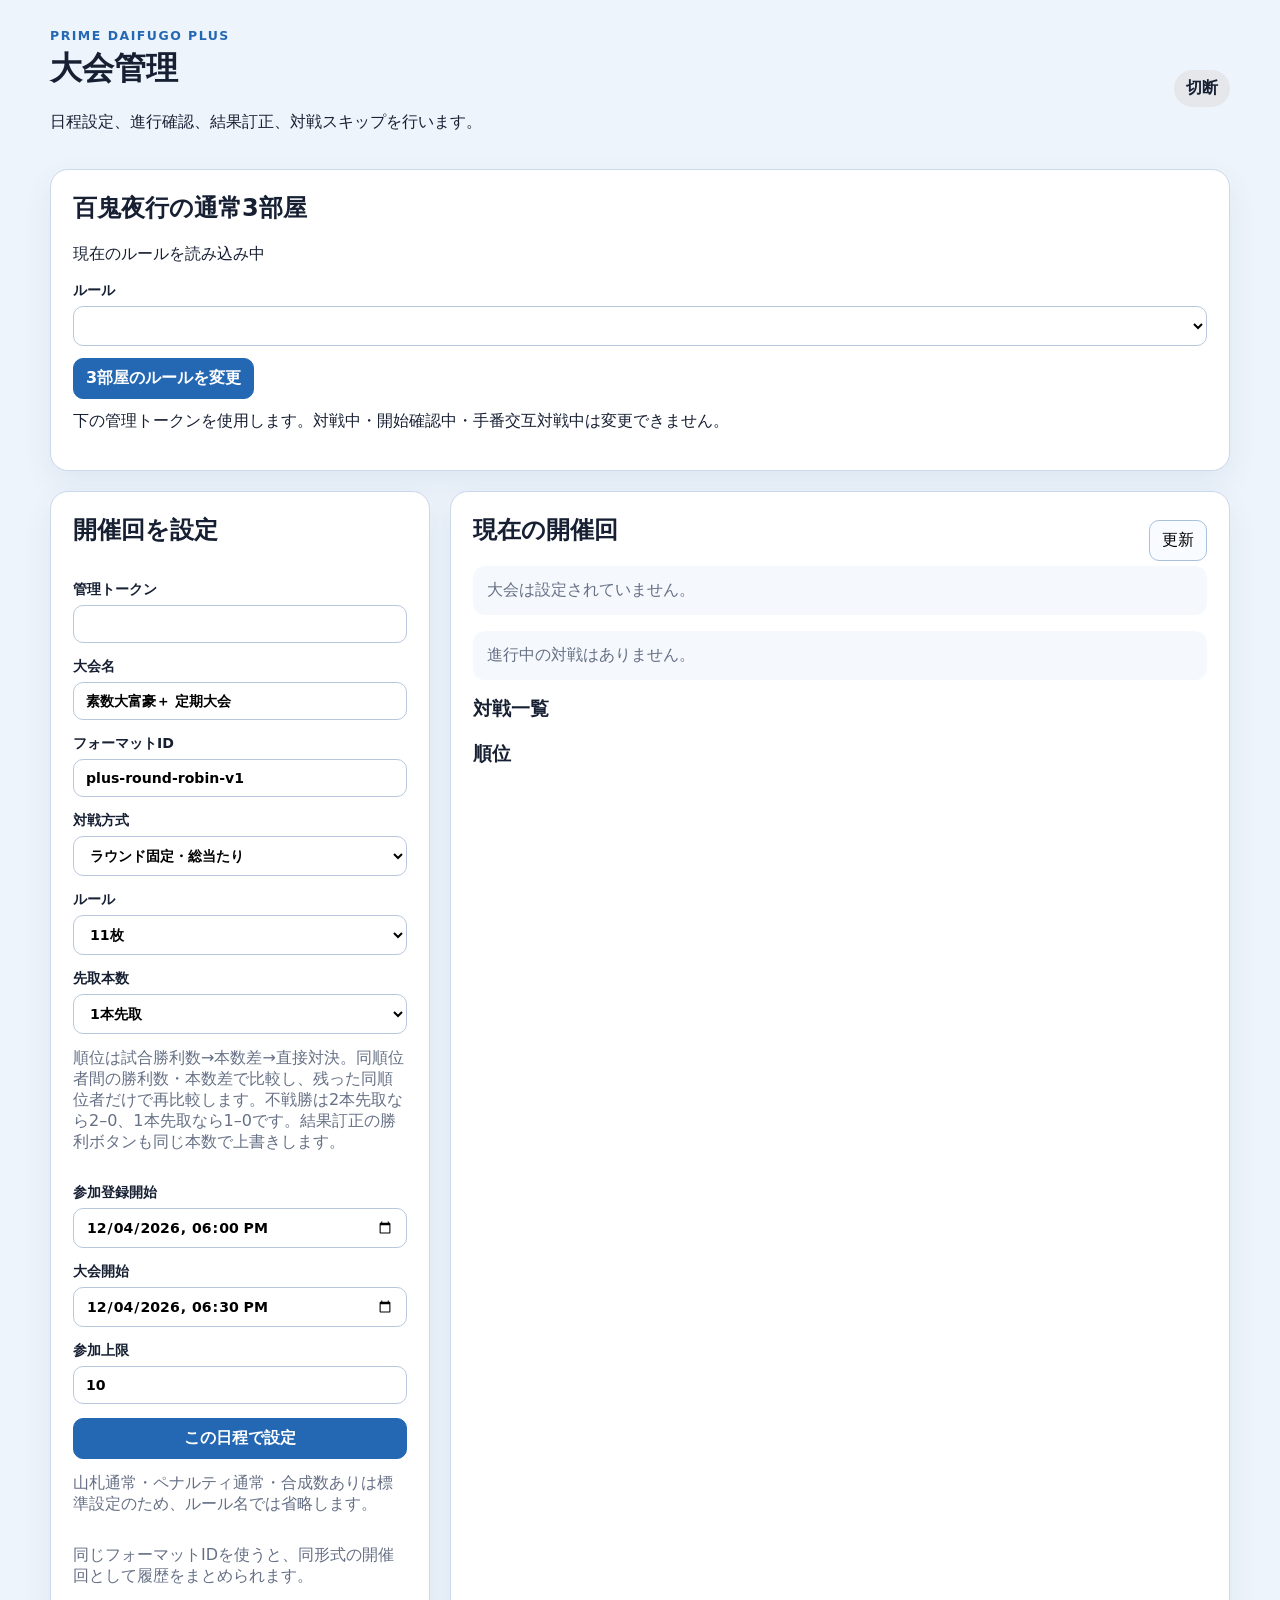
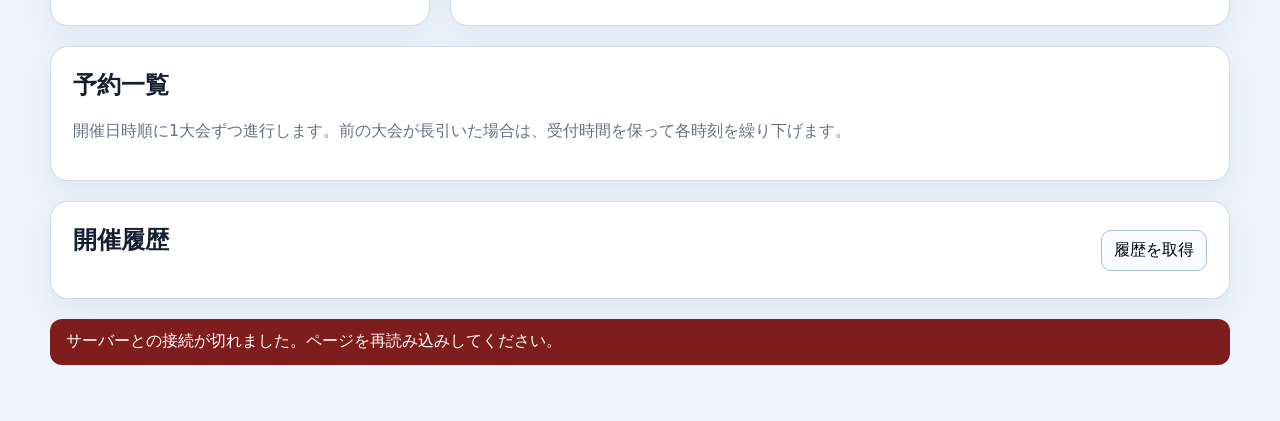
<file: tournament-admin.html>
<!doctype html>
<html lang="ja">
  <head>
    <meta charset="UTF-8" />
    <meta name="viewport" content="width=device-width, initial-scale=1" />
    <title>素数大富豪＋ 大会管理</title>
    <link rel="stylesheet" href="./tournament-admin.css?v=tournament-20261025-1" />
  </head>
  <body>
    <main class="admin-shell">
      <header>
        <div>
          <p class="kicker">PRIME DAIFUGO PLUS</p>
          <h1>大会管理</h1>
          <p>日程設定、進行確認、結果訂正、対戦スキップを行います。</p>
        </div>
        <span id="connectionStatus" class="connection-status">接続準備中</span>
      </header>

      <section class="card">
        <h2>百鬼夜行の通常3部屋</h2>
        <p id="hyakkiCurrentRule">現在のルールを読み込み中</p>
        <label>ルール<select id="hyakkiRuleKey"></select></label>
        <button id="hyakkiApplyBtn" class="primary" type="button">3部屋のルールを変更</button>
        <p>下の管理トークンを使用します。対戦中・開始確認中・手番交互対戦中は変更できません。</p>
      </section>
      <section class="admin-grid">
        <form id="scheduleForm" class="card">
          <h2>開催回を設定</h2>
          <label>管理トークン<input id="adminToken" type="password" autocomplete="current-password" required /></label>
          <label>大会名<input id="title" value="素数大富豪＋ 定期大会" maxlength="80" required /></label>
          <label>フォーマットID<input id="formatKey" value="plus-round-robin-v1" maxlength="64" required /></label>
          <label>対戦方式<select id="pairingMode"><option value="rounds">ラウンド固定・総当たり</option><option value="flexible">随時対戦・途中参加あり・総当たり</option></select></label>
          <label>ルール
            <select id="ruleKey">
              <option value="std-5-1">5枚 / ペナルティ1枚</option>
              <option value="std-7-1">7枚 / ペナルティ1枚</option>
              <option value="std-11-f">11枚 / ペナルティは場の枚数 / 合成数なし</option>
              <option value="std-11-f-c">11枚 / ペナルティは場の枚数</option>
              <option value="std-11-n-c" selected>11枚</option>
              <option value="hyakki-yagyo-11-n-c-b32">素数大富豪百鬼夜行 / 11枚 / nがn枚・X2枚・計93枚 / 32枚バースト</option>
              <option value="std-11-n-no-c">11枚 / 合成数なし</option>
              <option value="std-11-n-c-rev">初期革命 / 11枚</option>
              <option value="half-5-f">5枚 / 偶数カード半減 / ペナルティは場の枚数 / 合成数なし</option>
              <option value="half-7-1-c">7枚 / 偶数カード半減 / ペナルティ1枚</option>
              <option value="event-chef-11-1-c">11枚 / 偶数カード半減＋コックさん12枚 / ペナルティ1枚</option>
              <option value="tetrad-11-n">四つ子素数 / 11枚 / 合成数なし</option>
              <option value="tetrad-11-n-c">四つ子素数 / 11枚</option>
              <option value="semiprime-11-n">半素数 / 11枚 / 合成数なし</option>
              <option value="semiprime-11-n-c">半素数 / 11枚</option>
              <option value="semiprime-11-1-c">半素数 / 11枚 / ペナルティ1枚</option>
            </select>
          </label>
          <label>先取本数<select id="winsRequired"><option value="1">1本先取</option><option value="2">2本先取（試合内で先後交代）</option></select></label>
          <p class="note">順位は試合勝利数→本数差→直接対決。同順位者間の勝利数・本数差で比較し、残った同順位者だけで再比較します。不戦勝は2本先取なら2–0、1本先取なら1–0です。結果訂正の勝利ボタンも同じ本数で上書きします。</p>
          <label>参加登録開始<input id="registrationOpensAt" type="datetime-local" required /></label>
          <label>大会開始<input id="startsAt" type="datetime-local" required /></label>
          <label id="registrationClosesLabel" hidden>途中参加の受付終了<input id="registrationClosesAt" type="datetime-local" /></label>
          <p id="flexiblePolicy" class="note" hidden>随時対戦は再戦なし・双方確認で開始。参加確認は60秒。不在・確認無反応による受付停止が5分続くと棄権し、残りは不戦敗になります。対戦中の切断猶予は1分。受付終了後、全組み合わせの結果確定で終了します。</p>
          <label>参加上限<input id="maxParticipants" type="number" min="2" max="10" value="10" required /></label>
          <button id="scheduleBtn" type="button" class="primary">この日程で設定</button>
          <p class="note">山札通常・ペナルティ通常・合成数ありは標準設定のため、ルール名では省略します。</p>
          <p class="note">同じフォーマットIDを使うと、同形式の開催回として履歴をまとめられます。</p>
        </form>

        <section class="card monitor-card">
          <div class="section-heading">
            <h2>現在の開催回</h2>
            <button id="refreshBtn" type="button">更新</button>
          </div>
          <div id="runSummary" class="run-summary empty">大会は設定されていません。</div>
          <button id="cancelTournamentBtn" type="button" hidden>この大会を中止</button>
          <div id="currentMatch" class="current-match empty">進行中の対戦はありません。</div>
          <h3>対戦一覧</h3>
          <div id="matchList" class="match-list"></div>
          <h3>順位</h3>
          <ol id="standings" class="standings"></ol>
        </section>
      </section>

      <section class="card">
        <h2>予約一覧</h2>
        <p class="note">開催日時順に1大会ずつ進行します。前の大会が長引いた場合は、受付時間を保って各時刻を繰り下げます。</p>
        <div id="reservationList" class="history-list"></div>
      </section>

      <section class="card">
        <div class="section-heading">
          <h2>開催履歴</h2>
          <button id="historyBtn" type="button">履歴を取得</button>
        </div>
        <div id="historyList" class="history-list"></div>
      </section>

      <section id="messageLog" class="message-log" aria-live="polite"></section>
      <dialog id="cancelConfirmation" class="card" aria-labelledby="cancelConfirmationTitle">
        <h2 id="cancelConfirmationTitle">大会中止の確認</h2>
        <p id="cancelConfirmationText"></p>
        <p>進行中の対局は終了まで待ち、新しい対局は開始しません。完了済みの試合結果は履歴に残ります。</p>
        <button id="cancelConfirmBtn" type="button">この大会の中止を確定</button>
        <button id="cancelBackBtn" type="button">戻る</button>
      </dialog>
    </main>
    <script src="./tournament-admin.js?v=tournament-20261025-1"></script>
  </body>
</html>
</file>
<file: client-common/styles.css>
:root {
  color-scheme: light;
  --bg: #f7f9f8;
  --panel: #ffffff;
  --ink: #17211d;
  --muted: #66746d;
  --line: #d9e2de;
  --accent: #128455;
  --accent-dark: #0c6340;
  --accent-soft: #e8f7ef;
  --accent-shadow: rgba(18, 45, 32, 0.08);
  --red: #c93434;
  --yellow: #fff5c2;
  --shadow: 0 10px 28px var(--accent-shadow);
}

.product-disabled {
  display: none !important;
}

* {
  box-sizing: border-box;
}

body {
  margin: 0;
  min-height: 100vh;
  background: var(--bg);
  color: var(--ink);
  font-family:
    system-ui,
    -apple-system,
    BlinkMacSystemFont,
    "Segoe UI",
    sans-serif;
}

button,
input,
textarea,
select {
  font: inherit;
}

a {
  color: var(--accent-dark);
}

button {
  cursor: pointer;
  touch-action: manipulation;
}

button:disabled {
  cursor: not-allowed;
  opacity: 0.55;
}

.app-shell {
  width: min(100%, 760px);
  margin: 0 auto;
  padding: 8px;
}

@media (min-width: 900px) {
  .app-shell {
    width: min(50vw, 760px);
  }
}

.top-band {
  display: grid;
  gap: 10px;
  padding: 24px 4px 18px;
}

.title-row {
  display: flex;
  align-items: center;
  justify-content: space-between;
  flex-wrap: wrap;
  gap: 8px 16px;
}

.top-band > .lead {
  margin-top: 0;
}

.connection-status {
  display: inline-flex;
  align-items: center;
  gap: 6px;
  color: var(--muted);
  font-size: 0.75rem;
}

.connection-status .dot {
  width: 8px;
  height: 8px;
}

.connection-status.is-error,
.connection-detail,
.action-error {
  color: var(--red);
}

.connection-detail,
.action-error {
  font-size: 0.84rem;
  line-height: 1.5;
  overflow-wrap: anywhere;
}

.action-error {
  margin-top: 8px;
}

body[data-mode="room"] .top-band,
body[data-mode="playing"] .top-band {
  display: none;
}

h1,
h2,
p {
  margin: 0;
}

h1 {
  font-size: clamp(2rem, 5vw, 4.5rem);
  line-height: 0.95;
  letter-spacing: 0;
}

h2 {
  font-size: 1.05rem;
}

.game-section-title {
  margin: 0;
  color: var(--ink);
  font-size: 0.95rem;
  font-weight: 900;
  line-height: 1.2;
  letter-spacing: 0;
  text-transform: none;
}

.lead {
  max-width: 640px;
  margin-top: 10px;
  color: var(--muted);
  font-size: 1.05rem;
  line-height: 1.65;
}

.eyebrow {
  margin-bottom: 6px;
  color: var(--accent-dark);
  font-size: 0.74rem;
  font-weight: 800;
  letter-spacing: 0.08em;
  text-transform: uppercase;
}

.connection-card,
.panel {
  border: 1px solid var(--line);
  border-radius: 8px;
  background: var(--panel);
  box-shadow: var(--shadow);
}

.connection-card {
  display: flex;
  align-items: center;
  gap: 10px;
  min-width: 260px;
  padding: 14px;
}

.connection-card p {
  margin-top: 3px;
  color: var(--muted);
  font-size: 0.86rem;
}

.room-population.has-players {
  color: var(--accent-dark);
  font-weight: 850;
}

.dot {
  width: 12px;
  height: 12px;
  flex: 0 0 auto;
  border-radius: 50%;
  background: #a0aaa5;
}

.dot.online {
  background: var(--accent);
}

.dot.error {
  background: var(--red);
}

.setup-grid {
  display: grid;
  grid-template-columns: 1fr;
  gap: 16px;
}

.panel {
  padding: 18px;
}

.intro-panel,
.guide-panel {
  min-height: 260px;
}

.field-label {
  display: block;
  margin-top: 18px;
  margin-bottom: 8px;
  color: var(--muted);
  font-size: 0.85rem;
  font-weight: 700;
}

.name-row,
.button-row,
.panel-heading-row,
.room-title-row,
.chat-row,
.assist-actions {
  display: flex;
  align-items: center;
  gap: 8px;
  flex-wrap: wrap;
}

.name-row input,
.chat-row input,
textarea,
.full-select {
  width: 100%;
  border: 1px solid var(--line);
  border-radius: 8px;
  background: #fff;
  color: var(--ink);
}

.name-row input {
  flex: 1 1 220px;
  min-height: 46px;
  padding: 0 12px;
}

.publish-name-option {
  display: inline-flex;
  align-items: center;
  gap: 6px;
  min-height: 28px;
  color: var(--muted);
  font-size: 0.82rem;
  cursor: pointer;
}

.publish-name-option input {
  width: 16px;
  height: 16px;
  margin: 0;
}

.identity-options {
  display: flex;
  align-items: baseline;
  flex-wrap: wrap;
  gap: 4px 12px;
  margin-top: 6px;
}

.secondary-details > summary {
  width: fit-content;
  padding-block: 5px;
  color: var(--muted);
  font-size: 0.8rem;
  cursor: pointer;
}

.secondary-details > .microcopy {
  margin-top: 4px;
}

.identity-help[open] {
  flex-basis: 100%;
}

.reconnect-details {
  margin-top: 8px;
}

.publish-name-option:has(input:disabled) {
  cursor: not-allowed;
  opacity: 0.65;
}

.room-group-choice,
.action-stack {
  display: grid;
  gap: 10px;
  margin-top: 16px;
}

.room-group-choice {
  grid-template-columns: repeat(auto-fit, minmax(140px, 1fr));
  align-items: stretch;
}

.action-stack {
  grid-template-columns: 1fr;
}

.room-group-choice-card {
  display: grid;
  align-content: start;
  gap: 3px;
  border: 1px solid var(--line);
  border-radius: 8px;
  background: #fff;
  padding: 11px 12px;
  color: var(--ink);
  text-align: left;
}

.room-group-choice-card:hover:not(:disabled),
.room-slot-card:hover:not(:disabled) {
  border-color: #76aa90;
}

.room-group-choice-card.active {
  border-color: var(--accent);
  background: var(--accent-soft);
  box-shadow: inset 0 0 0 1px var(--accent);
}

.room-group-choice-card.unavailable {
  background: #f5f7f6;
  color: var(--muted);
}

.room-group-choice-card span {
  color: var(--accent-dark);
  font-size: 0.76rem;
  font-weight: 900;
}

.room-group-choice-card strong {
  font-size: 1rem;
}

.room-group-choice-card small {
  color: var(--muted);
  font-size: 0.76rem;
  font-weight: 750;
}

.room-group-choice-card .tournament-tab-notice {
  display: block;
  margin-top: 6px;
  border: 1px solid #e5a43a;
  border-radius: 6px;
  background: #fff3d6;
  padding: 5px 7px;
  color: #704600;
  font-size: 0.72rem;
  font-weight: 850;
  line-height: 1.4;
}

.room-group-choice-card .tournament-tab-notice.hidden {
  display: none;
}

.room-group-choice-card .campaign-room-badge {
  display: inline-block;
  margin-left: 5px;
  border-radius: 999px;
  background: #f2cf58;
  padding: 2px 7px;
  color: #5f4700;
  font-size: 0.68rem;
  line-height: 1.35;
  vertical-align: 1px;
}

.room-group-choice-card .campaign-room-copy {
  margin-top: 4px;
  color: #765a08;
}

.room-group-choice-card .campaign-room-period {
  margin-top: 4px;
  color: var(--accent-dark);
}

.room-picker {
  margin-top: 12px;
  border: 1px solid #cfe1d8;
  border-radius: 10px;
  background: #f7fbf9;
  padding: 12px;
}

.room-picker-heading {
  display: flex;
  align-items: baseline;
  justify-content: space-between;
  gap: 10px;
  margin-bottom: 9px;
}

.room-picker-heading strong {
  color: var(--accent-dark);
  font-size: 0.88rem;
}

.room-picker-heading small {
  color: var(--muted);
  font-size: 0.74rem;
  font-weight: 750;
}

.room-list {
  display: grid;
  grid-template-columns: repeat(3, minmax(0, 1fr));
  gap: 8px;
}

.recruitment-panel {
  display: grid;
  gap: 14px;
}

.recruitment-compose > summary {
  color: var(--accent-dark);
  font-weight: 700;
  font-size: 0.9rem;
}

.recruitment-compose > .recruitment-intro {
  margin-top: 8px;
}

.recruitment-compose > .recruitment-status {
  margin-top: 10px;
}

.recruitment-heading {
  display: flex;
  align-items: center;
  justify-content: space-between;
  gap: 12px;
}

.recruitment-heading h2,
.recruitment-heading p {
  margin: 0;
}

.recruitment-count {
  flex: 0 0 auto;
  border-radius: 999px;
  background: var(--accent-soft);
  padding: 6px 10px;
  color: var(--accent-dark);
  font-size: 0.78rem;
  font-weight: 900;
}

.recruitment-intro,
.recruitment-status,
.recruitment-empty {
  margin: 0;
  color: var(--muted);
  font-size: 0.84rem;
  line-height: 1.6;
}

.recruitment-list {
  display: grid;
  gap: 8px;
}

.recruitment-card {
  display: grid;
  grid-template-columns: minmax(130px, 0.75fr) minmax(0, 1fr) auto;
  align-items: center;
  gap: 12px;
  border: 1px solid var(--line);
  border-radius: 9px;
  background: #f8fbf9;
  padding: 11px 12px;
}

.recruitment-card.mine {
  border-color: #8fc5aa;
  background: var(--accent-soft);
}

.recruitment-time {
  display: grid;
  gap: 2px;
  color: var(--accent-dark);
}

.recruitment-time strong {
  font-size: 1rem;
}

.recruitment-time small,
.recruitment-rule {
  color: var(--muted);
  font-size: 0.76rem;
  font-weight: 750;
}

.recruitment-person {
  display: grid;
  gap: 3px;
  min-width: 0;
}

.recruitment-person strong {
  overflow: hidden;
  text-overflow: ellipsis;
  white-space: nowrap;
}

.recruitment-owner-badge {
  color: var(--accent-dark);
  font-size: 0.7rem;
  font-weight: 900;
}

.recruitment-delete {
  min-height: 34px;
  border: 1px solid #dfb2ad;
  border-radius: 7px;
  background: #fff;
  padding: 0 10px;
  color: var(--red);
  font-weight: 850;
}

.recruitment-form {
  display: grid;
  grid-template-columns: repeat(3, minmax(0, 1fr)) auto;
  align-items: end;
  gap: 9px;
  border-top: 1px solid var(--line);
  padding-top: 14px;
}

.recruitment-form label {
  display: grid;
  gap: 6px;
  min-width: 0;
  color: var(--muted);
  font-size: 0.76rem;
  font-weight: 850;
}

.recruitment-form input,
.recruitment-form select {
  width: 100%;
  min-height: 42px;
  border: 1px solid var(--line);
  border-radius: 8px;
  background: #fff;
  padding: 0 10px;
  color: var(--ink);
}

.recruitment-form button {
  min-height: 42px;
  white-space: nowrap;
}

.recruitment-status.success {
  color: var(--accent-dark);
  font-weight: 750;
}

.recruitment-status.error {
  color: var(--red);
  font-weight: 750;
}

.room-slot-card {
  display: grid;
  justify-items: center;
  gap: 4px;
  min-width: 0;
  min-height: 132px;
  border: 1px solid var(--line);
  border-radius: 8px;
  background: #fff;
  padding: 10px 6px 8px;
  color: var(--ink);
  text-align: center;
  transition: border-color 120ms ease, background-color 120ms ease, box-shadow 120ms ease;
}

.room-slot-card.compact {
  min-height: 88px;
}

.room-slot-card.compact .room-slot-summary {
  min-height: 0;
}

.room-slot-rule {
  display: -webkit-box;
  overflow: hidden;
  min-height: 2.35em;
  color: var(--ink);
  font-size: 0.78rem;
  font-weight: 850;
  line-height: 1.18;
  -webkit-box-orient: vertical;
  -webkit-line-clamp: 2;
}

.room-slot-summary {
  display: -webkit-box;
  overflow: hidden;
  min-height: 2.3em;
  color: var(--muted);
  font-size: 0.68rem;
  font-weight: 700;
  line-height: 1.15;
  -webkit-box-orient: vertical;
  -webkit-line-clamp: 2;
}

.room-slot-card.active {
  border-color: var(--accent);
  background: var(--accent-soft);
  box-shadow: inset 0 0 0 1px var(--accent);
}

.room-slot-card:disabled {
  opacity: 1;
}

.room-slot-card.unavailable {
  border-style: dashed;
  background: #f3f6f4;
  color: var(--muted);
}

.room-slot-card.full {
  border-color: #e0b2ac;
  background: #fff6f4;
}

.room-slot-heading {
  display: flex;
  align-items: center;
  justify-content: center;
  gap: 5px;
  min-width: 0;
}

.room-slot-heading strong {
  overflow: hidden;
  font-size: 0.78rem;
  text-overflow: ellipsis;
  white-space: nowrap;
}

.room-status-dot {
  width: 7px;
  height: 7px;
  flex: 0 0 auto;
  border-radius: 50%;
  background: #aab5af;
}

.room-slot-card.has-players .room-status-dot,
.room-slot-card.active .room-status-dot {
  background: var(--accent);
}

.room-slot-card.full .room-status-dot {
  background: var(--red);
}

.room-slot-population {
  display: flex;
  align-items: baseline;
  justify-content: center;
  color: var(--ink);
  line-height: 1;
}

.room-slot-population b {
  font-size: 1.4rem;
  font-weight: 900;
}

.room-slot-population small {
  color: var(--muted);
  font-size: 0.68rem;
  font-weight: 750;
}

.room-slot-status {
  color: var(--muted);
  font-size: 0.67rem;
  font-weight: 750;
  white-space: nowrap;
}

.room-slot-card.has-players .room-slot-status {
  color: var(--accent-dark);
}

.room-slot-card.full .room-slot-status {
  color: var(--red);
}

.campaign-inline-link {
  display: inline-block;
  margin-top: 8px;
  color: var(--accent-dark);
  font-size: 0.84rem;
  font-weight: 850;
  line-height: 1.5;
  text-underline-offset: 3px;
}

.neo-note {
  margin-top: 8px;
  color: var(--muted);
  font-size: 0.86rem;
  font-weight: 750;
}

.primary-button,
.secondary-button,
.ghost-button,
.filter-chip {
  min-height: 36px;
  border-radius: 8px;
  border: 1px solid transparent;
  padding: 0 12px;
  font-weight: 800;
}

.primary-button {
  background: var(--accent);
  color: #fff;
}

.primary-button:hover {
  background: var(--accent-dark);
}

.secondary-button {
  border-color: var(--accent);
  background: var(--accent-soft);
  color: var(--accent-dark);
}

.ghost-button {
  border-color: var(--line);
  background: #fff;
  color: var(--ink);
}

.text-link {
  color: var(--accent-dark);
  font-size: 0.86rem;
  font-weight: 850;
  text-underline-offset: 3px;
}

.help-button {
  display: inline-flex;
  align-items: center;
  justify-content: center;
  width: 100%;
  margin-top: 18px;
  text-decoration: none;
}

.compact {
  min-height: 30px;
  padding: 0 9px;
  font-size: 0.82rem;
}

.microcopy {
  margin-top: 14px;
  color: var(--muted);
  line-height: 1.65;
}

.turn-order-settings {
  margin-top: 10px;
  border: 1px solid var(--line);
  border-radius: 8px;
  background: #f8fbf9;
}

.turn-order-settings summary {
  cursor: pointer;
  padding: 10px 12px;
  color: var(--accent-dark);
  font-size: 0.86rem;
  font-weight: 900;
}

.turn-order-settings[open] summary {
  border-bottom: 1px solid var(--line);
}

.turn-order-setting-row {
  display: grid;
  grid-template-columns: minmax(0, 1fr) minmax(150px, 0.55fr);
  align-items: center;
  gap: 12px;
  padding: 12px 12px 0;
}

.turn-alternation-option {
  display: flex;
  align-items: flex-start;
  gap: 9px;
  min-width: 0;
}

.turn-alternation-option input {
  width: 18px;
  height: 18px;
  margin-top: 2px;
  flex: 0 0 auto;
}

.turn-alternation-option span {
  display: grid;
  gap: 3px;
}

.turn-alternation-option small,
.turn-order-first-choice span {
  color: var(--muted);
  font-size: 0.76rem;
  line-height: 1.45;
}

.turn-order-first-choice {
  display: grid;
  gap: 5px;
}

.turn-order-first-choice .full-select {
  min-height: 38px;
  padding: 0 9px;
}

.turn-order-settings > .microcopy {
  margin: 8px 12px 12px;
  font-size: 0.78rem;
}

.start-request-panel {
  display: flex;
  align-items: center;
  justify-content: space-between;
  gap: 8px;
  margin: 0 12px 12px;
  border-left: 4px solid #d29b14;
  border-radius: 7px;
  background: var(--yellow);
  padding: 9px 10px;
  color: #735600;
  font-size: 0.8rem;
  font-weight: 850;
}

.turn-alternation-series-panel {
  display: flex;
  align-items: center;
  justify-content: space-between;
  gap: 8px;
  margin: 0 12px 12px;
  border-left: 4px solid var(--accent);
  border-radius: 7px;
  background: var(--accent-soft);
  padding: 9px 10px;
  color: var(--accent-dark);
  font-size: 0.8rem;
  font-weight: 850;
}

.turn-alternation-series-panel span {
  min-width: 0;
  overflow-wrap: anywhere;
}

.turn-alternation-series-panel button {
  flex: 0 0 auto;
}

body[data-mode="playing"] .turn-order-settings {
  display: none;
}

.plain-steps {
  margin: 18px 0 0;
  padding-left: 1.3em;
  line-height: 2;
  font-weight: 700;
}

.mini-rules {
  display: flex;
  gap: 8px;
  flex-wrap: wrap;
  margin-top: 18px;
}

.mini-rules span,
.turn-badge,
.small-status,
.filter-chip {
  border-radius: 999px;
  padding: 5px 8px;
  background: #eef3f1;
  color: var(--muted);
  font-size: 0.78rem;
  font-weight: 800;
}

.hidden {
  display: none !important;
}

.room-layout {
  display: grid;
  grid-template-columns: 1fr;
  gap: 10px;
  align-items: start;
  min-width: 0;
}

.tournament-workspace-tabs {
  position: sticky;
  top: 8px;
  z-index: 20;
  display: grid;
  grid-template-columns: 1fr 1fr;
  gap: 4px;
  border: 1px solid var(--line);
  border-radius: 10px;
  background: rgba(255, 255, 255, 0.96);
  padding: 4px;
  box-shadow: var(--shadow);
  backdrop-filter: blur(8px);
}

.tournament-workspace-tabs button {
  display: inline-flex;
  align-items: center;
  justify-content: center;
  gap: 7px;
  min-height: 42px;
  border: 0;
  border-radius: 7px;
  background: transparent;
  color: var(--muted);
  font-weight: 900;
}

.tournament-workspace-tabs button.active {
  background: var(--accent-soft);
  color: var(--accent-dark);
  box-shadow: inset 0 0 0 1px var(--accent);
}

.tournament-view-badge {
  border-radius: 999px;
  background: #e8f1fb;
  padding: 3px 7px;
  color: #23649b;
  font-size: 0.7rem;
  line-height: 1.2;
}

.tournament-match-cards {
  display: grid;
  grid-template-columns: repeat(auto-fit, minmax(190px, 1fr));
  gap: 8px;
  margin-top: 12px;
}

.tournament-match-card {
  display: grid;
  gap: 5px;
  min-width: 0;
  border: 1px solid var(--line);
  border-radius: 9px;
  background: #fff;
  padding: 10px;
  color: var(--ink);
  text-align: left;
}

.tournament-match-card:hover:not(:disabled) {
  border-color: var(--accent);
}

.tournament-match-card.active {
  border-color: var(--accent);
  background: var(--accent-soft);
  box-shadow: inset 0 0 0 1px var(--accent);
}

.tournament-match-card small,
.tournament-spectator-help,
.tournament-spectator-empty {
  color: var(--muted);
}

.tournament-match-card-status {
  color: var(--accent-dark);
  font-size: 0.76rem;
  font-weight: 850;
}

.tournament-spectator-heading,
.tournament-spectator-title-row {
  display: flex;
  align-items: center;
  justify-content: space-between;
  gap: 10px;
}

.tournament-spectator-help {
  margin-top: 7px;
  font-size: 0.82rem;
  line-height: 1.5;
}

.tournament-spectator-empty {
  margin-top: 14px;
  border: 1px dashed var(--line);
  border-radius: 8px;
  padding: 16px;
  text-align: center;
}

.tournament-spectator-board {
  display: grid;
  gap: 12px;
  margin-top: 12px;
  border-top: 1px solid var(--line);
  padding-top: 12px;
}

.tournament-spectator-title-row small {
  color: var(--accent-dark);
  font-weight: 850;
}

.tournament-spectator-metrics {
  display: grid;
  grid-template-columns: repeat(3, minmax(0, 1fr));
  gap: 7px;
}

.tournament-spectator-metrics > div {
  display: grid;
  gap: 2px;
  border: 1px solid var(--line);
  border-radius: 8px;
  background: #f7faf9;
  padding: 8px;
  text-align: center;
}

.tournament-spectator-metrics span {
  color: var(--muted);
  font-size: 0.7rem;
  font-weight: 800;
}

.tournament-spectator-metrics strong {
  font-size: 1.05rem;
}

.tournament-spectator-players {
  display: grid;
  grid-template-columns: 1fr 1fr;
  gap: 8px;
}

.tournament-spectator-player {
  display: grid;
  gap: 3px;
  border: 1px solid var(--line);
  border-radius: 8px;
  padding: 9px;
}

.tournament-spectator-player.current {
  border-color: var(--accent);
  background: var(--accent-soft);
}

.tournament-spectator-player small {
  color: var(--muted);
}

.tournament-spectator-player .disconnected {
  color: var(--red);
}

.tournament-spectator-score {
  border: 1px solid var(--line);
  border-radius: 8px;
  padding: 9px;
}

.tournament-spectator-score summary {
  cursor: pointer;
  color: var(--accent-dark);
  font-weight: 850;
}

.tournament-spectator-score pre {
  margin: 9px 0 0;
  overflow-x: auto;
  font-size: 0.78rem;
  white-space: pre-wrap;
}

.tournament-match-log-panel {
  display: grid;
  gap: 8px;
}

.tournament-match-log-panel .log-box {
  max-height: 220px;
}

.side-column,
.game-column,
.log-column,
.play-area {
  display: grid;
  gap: 10px;
  min-width: 0;
}

.side-column {
  gap: 0;
}

.side-column > .status-panel {
  border-bottom-right-radius: 0;
  border-bottom-left-radius: 0;
}

.side-column > .register-panel {
  border-top: 0;
  border-top-left-radius: 0;
  border-top-right-radius: 0;
  box-shadow: 0 10px 28px rgba(18, 45, 32, 0.06);
}

.room-title-row,
.panel-heading-row {
  justify-content: space-between;
}

.room-title-actions {
  display: flex;
  align-items: center;
  gap: 8px;
  margin-left: auto;
}

.icon-button {
  display: grid;
  width: 32px;
  min-width: 32px;
  padding: 0;
  place-items: center;
}

.sound-toggle svg {
  width: 18px;
  height: 18px;
  overflow: visible;
  fill: currentColor;
}

.sound-toggle svg path:not(:first-child) {
  fill: none;
  stroke: currentColor;
  stroke-linecap: round;
  stroke-linejoin: round;
  stroke-width: 1.8;
}

.sound-toggle .sound-slash {
  opacity: 1;
  stroke-width: 2.2;
}

.sound-toggle.is-on {
  border-color: var(--accent);
  background: var(--accent-soft);
  color: var(--accent-dark);
}

.sound-toggle.is-on .sound-slash {
  opacity: 0;
}

.sound-toggle:not(.is-on) .sound-wave {
  opacity: 0.35;
}

.hand-heading-status {
  display: flex;
  align-items: center;
  gap: 6px;
  min-width: 0;
}

.remaining-finish-notice {
  color: var(--accent-dark);
  font-size: 0.72rem;
  font-weight: 850;
  white-space: nowrap;
}

.next-hint {
  margin: 8px 0;
  border-left: 4px solid var(--accent);
  border-radius: 4px;
  background: var(--accent-soft);
  padding: 8px 10px;
  line-height: 1.4;
  font-size: 0.86rem;
  font-weight: 750;
}

.cpu-chooser {
  display: grid;
  gap: 8px;
  margin-top: 10px;
  border: 1px solid var(--line);
  border-radius: 8px;
  background: #f8fbf9;
  padding: 10px;
}

.cpu-chooser-heading {
  display: flex;
  align-items: center;
  justify-content: space-between;
  gap: 8px;
}

.cpu-chooser-heading label {
  color: var(--accent-dark);
  font-size: 0.86rem;
  font-weight: 900;
}

.cpu-profile-description {
  min-height: 3em;
  color: var(--muted);
  font-size: 0.8rem;
  line-height: 1.5;
}

.cpu-chooser > .secondary-button {
  justify-self: start;
}

.status-list {
  display: grid;
  grid-template-columns: 0.62fr 1.19fr 1.19fr;
  gap: 4px;
  margin: 0 0 8px;
}

.status-list div {
  display: grid;
  grid-template-columns: 1fr;
  gap: 0;
  border-radius: 8px;
  background: #f6faf8;
  padding: 5px 6px;
}

.status-list dt {
  color: var(--muted);
  font-size: 0.62rem;
  font-weight: 800;
}

.status-list dd {
  margin: 0;
  overflow: hidden;
  text-overflow: ellipsis;
  white-space: nowrap;
  line-height: 1.35;
  font-size: 0.78rem;
  font-weight: 750;
}

.status-list .watcher-list {
  max-height: 4.05em;
  overflow-x: hidden;
  overflow-y: auto;
  overflow-wrap: anywhere;
  overscroll-behavior: contain;
  scrollbar-width: thin;
  text-overflow: clip;
  white-space: normal;
}

.status-list.multiplayer > div:nth-child(2) {
  grid-column: 1 / -1;
  order: 1;
}

.status-list.multiplayer > div:last-child {
  grid-column: 2 / -1;
}

.status-list.multiplayer dd {
  white-space: normal;
  overflow-wrap: anywhere;
}

.register-panel {
  display: grid;
  gap: 8px;
}

.register-panel summary {
  cursor: pointer;
  color: var(--accent-dark);
  font-size: 0.9rem;
  font-weight: 900;
}

.register-panel:not([open]) {
  padding-block: 9px;
}

.register-panel:not([open]) > :not(summary) {
  display: none;
}

.register-help-copy {
  color: var(--muted);
  font-size: 0.84rem;
  line-height: 1.65;
}

.register-help-copy .text-link {
  display: inline-block;
  margin-left: 4px;
}

.register-limit-note {
  border-radius: 6px;
  background: var(--yellow);
  padding: 8px 10px;
  color: #6f5814;
  font-size: 0.82rem;
  font-weight: 800;
  line-height: 1.5;
}

.register-customization-toggle {
  display: flex;
  align-items: center;
  gap: 8px;
  width: fit-content;
  color: var(--ink);
  font-size: 0.88rem;
  font-weight: 850;
  cursor: pointer;
}

.register-customization-toggle input {
  width: 18px;
  height: 18px;
  margin: 0;
  accent-color: var(--accent);
}

.register-customization-note {
  margin-top: -4px;
  color: var(--muted);
  font-size: 0.78rem;
  line-height: 1.5;
}

code {
  border-radius: 4px;
  background: #eef3f1;
  padding: 0.12em 0.35em;
  color: var(--accent-dark);
  font-family: ui-monospace, SFMono-Regular, Consolas, monospace;
}

textarea {
  min-height: 72px;
  resize: vertical;
  padding: 10px;
  line-height: 1.45;
}

.full-select {
  min-height: 38px;
  padding: 0 10px;
}

.field-strip {
  display: grid;
  grid-template-columns: repeat(3, minmax(0, 1fr));
  gap: 6px;
  align-items: stretch;
}

.field-strip.turn-clock-strip {
  grid-template-columns: repeat(4, minmax(0, 1fr));
}

.field-strip > div {
  border: 1px solid var(--line);
  border-radius: 8px;
  background: var(--panel);
  padding: 8px;
}

.field-zone {
  grid-column: 1 / -1;
  transition: background-color 160ms ease, border-color 160ms ease;
}

.field-zone .game-section-title {
  margin-bottom: 4px;
}

.field-zone .game-section-title span {
  overflow-wrap: anywhere;
}

.field-display-count {
  display: inline-block;
  font-size: 0.8em;
  font-weight: 500;
  white-space: nowrap;
}

.field-strip > .field-zone.revolution {
  border-color: #344740;
  background: #1c2924;
  color: #f5faf7;
}

.field-zone.revolution .game-section-title {
  color: #f5faf7;
}

.field-zone.revolution .field-cards.empty {
  color: #b8c8c0;
}

.field-cards {
  --card-width: 52px;
  --card-height: 70px;
  --card-gap: 8px;
  min-height: 36px;
  display: grid;
  grid-template-columns: repeat(1, var(--card-width));
  align-items: center;
  justify-content: start;
  gap: var(--card-gap);
  min-width: 0;
  max-width: 100%;
  color: var(--ink);
}

.field-cards.empty {
  display: block;
  min-height: auto;
  color: var(--muted);
}

.field-cards.flow-preview {
  border-radius: 8px;
  background: var(--yellow);
}

.metric {
  display: grid;
  place-items: center;
  grid-template-columns: auto auto;
  justify-content: center;
  gap: 5px;
  text-align: center;
}

.metric span {
  min-width: 0;
  max-width: 100%;
  overflow: hidden;
  color: var(--muted);
  font-size: 0.72rem;
  font-weight: 800;
  text-overflow: ellipsis;
  white-space: nowrap;
}

.metric strong {
  font-size: 1.16rem;
  line-height: 1;
}

.turn-clock-metric {
  font-variant-numeric: tabular-nums;
  transition: background-color 140ms ease, border-color 140ms ease, color 140ms ease;
}

.field-strip > .turn-clock-metric.warning {
  border-color: #dfb24c;
  background: #fff8df;
  color: #9b6500;
}

.field-strip > .turn-clock-metric.danger {
  border-color: #dd8b82;
  background: #fff0ee;
  color: var(--red);
}

.turn-clock-metric.count-up strong {
  color: var(--muted);
}

.assist-panel,
.selected-panel,
.hand-panel,
.composite-panel {
  min-width: 0;
  border: 1px solid var(--line);
  border-radius: 8px;
  background: var(--panel);
  padding: 10px;
}

.selected-panel {
  order: 1;
}

.composite-panel {
  order: 2;
}

.hand-panel {
  order: 3;
}

.assist-panel {
  order: 4;
}

.filter-chip {
  min-height: 30px;
  border: 1px solid var(--line);
}

.filter-chip.active {
  border-color: var(--accent);
  background: var(--accent-soft);
  color: var(--accent-dark);
}

.assist-list {
  display: flex;
  flex-wrap: nowrap;
  gap: 6px;
  margin-top: 8px;
  align-items: start;
  min-width: 0;
  max-width: 100%;
  overflow-x: auto;
  padding-bottom: 2px;
}

.assist-list.empty,
.empty-row {
  color: var(--muted);
  line-height: 1.55;
}

.card-row.empty-row {
  display: block;
  min-height: auto;
}

.assist-card {
  align-self: start;
  flex: 0 0 auto;
  min-height: 28px;
  min-width: 58px;
  border: 1px solid var(--line);
  border-radius: 8px;
  background: #fff;
  padding: 3px 6px;
  text-align: center;
  white-space: nowrap;
}

.assist-card:hover,
.assist-card.selected {
  border-color: var(--accent);
  background: var(--accent-soft);
}

.assist-number {
  display: block;
  overflow-wrap: anywhere;
  font-size: 0.95rem;
  line-height: 1.1;
  font-weight: 900;
}

.assist-tags {
  display: flex;
  justify-content: center;
  gap: 3px;
  flex-wrap: wrap;
  margin-top: 3px;
}

.assist-tag {
  border-radius: 999px;
  background: #eef3f1;
  color: var(--muted);
  font-size: 0.62rem;
  font-weight: 850;
  line-height: 1;
  padding: 2px 5px;
}

.card-row {
  --card-width: 52px;
  --card-height: 70px;
  --card-gap: 8px;
  display: grid;
  grid-template-columns: repeat(1, var(--card-width));
  gap: var(--card-gap);
  min-height: 74px;
  min-width: 0;
  max-width: 100%;
  align-items: center;
  justify-content: start;
  margin-top: 12px;
}

.playing-card {
  --card-width: 52px;
  --card-height: 70px;
  justify-self: start;
  display: block;
  flex: 0 0 var(--card-width);
  width: var(--card-width);
  height: var(--card-height);
  border: 1px solid #cfd8d4;
  border-radius: 8px;
  background: #fff;
  color: var(--ink);
  box-shadow: none;
  position: relative;
  overflow: hidden;
  padding: 0;
  appearance: none;
  font-weight: 950;
}

.playing-card .suit {
  position: absolute;
  bottom: 8px;
  left: 50%;
  transform: translateX(-50%);
  font-size: 1rem;
}

.playing-card .rank {
  position: absolute;
  top: 7px;
  left: 8px;
  font-size: 1.18rem;
}

.playing-card.red {
  color: #bd3030;
}

.playing-card.selected {
  outline: 3px solid var(--accent);
  background: var(--accent-soft);
}

.playing-card.assist-picked {
  outline: 3px solid #e2bd27;
  outline-offset: 0;
}

.composite-preview {
  margin-top: 10px;
  border-radius: 8px;
  background: #eef3f1;
  padding: 10px;
  color: var(--muted);
  font-weight: 800;
}

.compact-ops {
  justify-content: flex-end;
}

.operator-token {
  display: grid;
  place-items: center;
  width: 36px;
  height: 44px;
  border: 1px solid var(--line);
  border-radius: 8px;
  background: #eef3f1;
  color: var(--accent-dark);
  font-size: 1.15rem;
  font-weight: 950;
}

.joker-controls {
  display: flex;
  flex-wrap: wrap;
  gap: 8px;
  margin-top: 10px;
}

.joker-controls label {
  display: inline-flex;
  align-items: center;
  gap: 6px;
  color: var(--muted);
  font-size: 0.88rem;
  font-weight: 800;
}

.joker-controls select {
  min-height: 34px;
  border: 1px solid var(--line);
  border-radius: 8px;
}

.action-row {
  margin-top: 14px;
}

.turn-badge.ready {
  background: var(--accent-soft);
  color: var(--accent-dark);
}

.turn-badge.alert {
  background: #fdecec;
  color: var(--red);
}

.turn-badge.spectating {
  background: #e8f1fb;
  color: #23649b;
}

.turn-badge.clock-warning {
  background: #fff0bd;
  color: #8b5b00;
}

.turn-badge.clock-danger {
  background: #fde0dc;
  color: var(--red);
}

.turn-badge.ready.clock-urgent {
  animation: turn-clock-pulse 900ms ease-in-out infinite alternate;
}

@keyframes turn-clock-pulse {
  from { box-shadow: 0 0 0 0 rgba(198, 40, 40, 0); }
  to { box-shadow: 0 0 0 3px rgba(198, 40, 40, 0.2); }
}

.log-panel {
  min-height: 520px;
  display: grid;
  grid-template-rows: auto auto minmax(0, 1fr);
  gap: 10px;
}

body[data-mode="playing"] .log-panel {
  padding: 18px;
}

body[data-mode="playing"] .log-panel .game-section-title {
  font-size: 1.05rem;
}

body[data-mode="playing"] .room-layout {
  grid-template-columns: minmax(0, 1fr);
  gap: 8px;
}

body[data-mode="playing"] .status-panel {
  padding: 8px;
}

body[data-mode="playing"] .next-hint {
  display: none;
}

body[data-mode="playing"] .room-title-row h2 {
  font-size: 0.95rem;
}

body[data-mode="playing"] .field-strip {
  grid-template-columns: repeat(3, minmax(0, 1fr));
}

body[data-mode="playing"] .field-strip.turn-clock-strip {
  grid-template-columns: repeat(4, minmax(0, 1fr));
}

body[data-mode="playing"] .field-zone {
  grid-column: 1 / -1;
}

body[data-mode="playing"] .field-strip > div {
  padding: 6px;
}

body[data-mode="playing"] .metric strong {
  font-size: 1.08rem;
}

body[data-mode="playing"] .button-row {
  gap: 5px;
}

body[data-mode="playing"] .status-panel .button-row button {
  min-height: 28px;
  padding: 0 8px;
  font-size: 0.76rem;
}

body[data-mode="playing"] #addCpuBtn,
body[data-mode="playing"] #startBtn,
body[data-mode="playing"] #readyBtn {
  display: none;
}

body[data-mode="playing"] .selected-panel,
body[data-mode="playing"] .hand-panel,
body[data-mode="playing"] .assist-panel,
body[data-mode="playing"] .composite-panel,
body[data-mode="playing"] .panel {
  padding: 8px;
}

body[data-mode="playing"] .game-section-title {
  font-size: 0.9rem;
}

body[data-mode="playing"] .eyebrow {
  margin-bottom: 2px;
  font-size: 0.62rem;
}

body[data-mode="playing"] .card-row {
  margin-top: 6px;
}

body[data-mode="playing"] .action-row {
  margin-top: 8px;
}

body[data-mode="playing"] .register-panel:not([open]) {
  padding-block: 7px;
}

body[data-mode="playing"] .side-column,
body[data-mode="playing"] .game-column,
body[data-mode="playing"] .log-column,
body[data-mode="playing"] .play-area {
  gap: 8px;
}

body[data-mode="playing"] .side-column {
  gap: 0;
}

.chat-title-row {
  display: flex;
  align-items: center;
  justify-content: space-between;
  gap: 8px;
  margin-bottom: 9px;
}

.chat-tabs {
  display: inline-flex;
  align-items: center;
  gap: 2px;
  border-radius: 8px;
  background: #eef3f0;
  padding: 3px;
}

.chat-tab {
  display: inline-flex;
  align-items: center;
  justify-content: center;
  gap: 4px;
  min-height: 30px;
  border: 0;
  border-radius: 6px;
  background: transparent;
  padding: 0 9px;
  color: var(--muted);
  font-size: 0.74rem;
  font-weight: 850;
}

.chat-tab.active {
  background: #fff;
  color: var(--accent-dark);
  box-shadow: 0 1px 4px rgba(18, 45, 32, 0.12);
}

.chat-unread {
  min-width: 17px;
  height: 17px;
  border-radius: 999px;
  background: var(--red);
  padding: 0 5px;
  color: #fff;
  font-size: 0.64rem;
  line-height: 17px;
}

.global-chat-gate {
  display: grid;
  gap: 8px;
  margin-bottom: 9px;
  border: 1px solid #e4ca7f;
  border-radius: 8px;
  background: var(--yellow);
  padding: 12px;
}

.global-chat-gate strong {
  color: #674d05;
  font-size: 0.86rem;
}

.global-chat-gate p {
  color: #705f2e;
  font-size: 0.76rem;
  line-height: 1.65;
}

.global-chat-gate button {
  justify-self: start;
  min-height: 34px;
}

.global-quick-messages {
  display: grid;
  gap: 6px;
  margin-bottom: 9px;
  border: 1px solid #cfe1d8;
  border-radius: 8px;
  background: #f7fbf9;
  padding: 9px;
}

.global-quick-messages > span {
  color: var(--accent-dark);
  font-size: 0.72rem;
  font-weight: 850;
}

.global-template-list {
  display: flex;
  gap: 5px;
  flex-wrap: wrap;
}

.global-template-list button {
  min-height: 29px;
  border: 1px solid #a9cabb;
  border-radius: 999px;
  background: #fff;
  padding: 0 9px;
  color: var(--accent-dark);
  font-size: 0.7rem;
  font-weight: 850;
}

.log-box {
  min-height: 390px;
  max-height: 60vh;
  overflow: auto;
  border: 1px solid var(--line);
  border-radius: 8px;
  padding: 10px;
  background: #fbfdfc;
}

.log-line {
  padding: 7px 0;
  border-bottom: 1px solid #edf2f0;
  color: var(--muted);
  line-height: 1.45;
  font-size: 0.9rem;
}

.log-line strong {
  color: var(--ink);
}

.chat-action-link {
  display: inline-flex;
  align-items: center;
  min-height: 26px;
  border: 1px solid var(--accent);
  border-radius: 999px;
  padding: 1px 9px;
  background: var(--accent-soft);
  color: var(--accent-dark);
  font-size: 0.76rem;
  font-weight: 850;
  text-decoration: none;
  white-space: nowrap;
}

.chat-action-link:hover {
  text-decoration: underline;
}

.global-chat-line {
  display: grid;
  gap: 4px;
}

.global-chat-meta {
  display: flex;
  align-items: center;
  gap: 5px;
  flex-wrap: wrap;
}

.global-room-badge,
.global-template-badge {
  display: inline-flex;
  align-items: center;
  min-height: 20px;
  border-radius: 999px;
  padding: 0 7px;
  font-size: 0.64rem;
  font-weight: 900;
}

.global-room-badge {
  background: #e9f5ef;
  color: var(--accent-dark);
}

.global-room-badge.advanced {
  background: #eef0f8;
  color: #4d5778;
}

.global-room-badge.classic {
  background: #e9f2fb;
  color: #285b88;
}

.global-room-badge.plus {
  background: #eeeafd;
  color: #57459a;
}

.global-room-badge.neutral {
  background: #f0f2f1;
  color: var(--muted);
}

.global-template-badge {
  background: #fff0bd;
  color: #715300;
}

.global-chat-message {
  color: var(--muted);
  overflow-wrap: anywhere;
}

.global-chat-system {
  color: #705f2e;
  font-size: 0.78rem;
}

.score-record summary {
  color: var(--ink);
  font-weight: 850;
  cursor: pointer;
}

.score-record pre {
  margin: 8px 0 0;
  white-space: pre-wrap;
  overflow-wrap: anywhere;
  color: var(--ink);
  font-family: ui-monospace, SFMono-Regular, Consolas, "Liberation Mono", monospace;
  font-size: 0.84rem;
  line-height: 1.45;
}

.score-record-actions {
  display: flex;
  align-items: center;
  flex-wrap: wrap;
  gap: 7px;
  margin-top: 8px;
}

.score-record-action-status {
  color: var(--muted);
  font-size: 0.76rem;
}

.clipboard-fallback {
  position: fixed;
  left: -10000px;
  top: 0;
}

.chat-row {
  flex-wrap: nowrap;
  margin-bottom: 9px;
}

.chat-row input {
  width: auto;
  min-width: 0;
  min-height: 38px;
  flex: 1 1 auto;
  padding: 0 10px;
}

.chat-row button {
  min-width: 64px;
  flex: 0 0 auto;
  white-space: nowrap;
}

.site-footer {
  padding: 22px 4px 10px;
  color: var(--muted);
  text-align: center;
}

.site-footer a {
  color: var(--muted);
  font-size: 0.82rem;
  font-weight: 750;
  text-underline-offset: 3px;
}

.campaign-result-dialog {
  width: min(92vw, 480px);
  border: 0;
  border-radius: 12px;
  background: transparent;
  padding: 0;
}

.start-game-approval-dialog {
  width: min(92vw, 500px);
  border: 0;
  border-radius: 12px;
  background: transparent;
  padding: 0;
}

.start-game-approval-dialog::backdrop {
  background: rgba(10, 26, 19, 0.62);
  backdrop-filter: blur(2px);
}

.start-game-approval-card {
  border: 1px solid var(--line);
  border-top: 5px solid var(--accent);
  border-radius: 12px;
  background: var(--panel);
  padding: 24px;
  box-shadow: 0 20px 70px rgba(10, 26, 19, 0.26);
}

.start-game-approval-card h2 {
  margin-top: 5px;
  color: var(--accent-dark);
  font-size: 1.3rem;
}

.start-game-approval-text {
  margin-top: 14px;
  color: var(--ink);
  line-height: 1.75;
}

.start-game-approval-actions {
  justify-content: flex-end;
  margin-top: 20px;
}

.campaign-result-dialog::backdrop {
  background: rgba(10, 26, 19, 0.58);
  backdrop-filter: blur(2px);
}

.campaign-result-card {
  position: relative;
  border: 1px solid var(--line);
  border-top: 5px solid #d4b348;
  border-radius: 12px;
  background: var(--panel);
  padding: 24px;
  box-shadow: 0 20px 70px rgba(10, 26, 19, 0.24);
}

.campaign-result-card h2 {
  padding-right: 28px;
  color: var(--accent-dark);
  font-size: 1.3rem;
}

.campaign-result-message {
  margin-top: 12px;
  color: var(--ink);
  line-height: 1.7;
}

.campaign-result-actions {
  display: grid;
  gap: 9px;
  margin-top: 20px;
}

.link-button {
  display: inline-flex;
  align-items: center;
  justify-content: center;
  min-height: 42px;
  border: 1px solid var(--accent);
  border-radius: 8px;
  padding: 0 14px;
  font-weight: 850;
  text-decoration: none;
}

.dialog-close-button {
  position: absolute;
  top: 10px;
  right: 10px;
  width: 36px;
  height: 36px;
  border: 0;
  border-radius: 50%;
  background: var(--bg);
  color: var(--muted);
  font-size: 1.35rem;
  line-height: 1;
}

body[data-mode="room"] .site-footer,
body[data-mode="playing"] .site-footer {
  display: none;
}

.help-shell {
  width: min(100%, 1040px);
  margin: 0 auto;
  padding: 18px 14px 48px;
}

.help-header {
  display: grid;
  gap: 14px;
  padding: 18px 4px 24px;
}

.help-header h1 {
  font-size: clamp(2rem, 7vw, 4rem);
}

.help-header-actions {
  display: flex;
  gap: 8px;
  flex-wrap: wrap;
}

.help-header-actions a {
  display: inline-flex;
  align-items: center;
  min-height: 38px;
  border: 1px solid var(--line);
  border-radius: 8px;
  background: var(--panel);
  padding: 0 12px;
  color: var(--ink);
  font-weight: 800;
  text-decoration: none;
}

.help-layout {
  display: grid;
  grid-template-columns: minmax(0, 1fr);
  gap: 14px;
  align-items: start;
}

.help-toc {
  display: grid;
  gap: 4px;
}

.help-toc h2 {
  margin-bottom: 7px;
}

.help-toc a {
  border-radius: 6px;
  padding: 8px 9px;
  color: var(--ink);
  font-size: 0.88rem;
  font-weight: 750;
  text-decoration: none;
}

.help-toc a:hover,
.help-toc a:focus-visible {
  background: var(--accent-soft);
  color: var(--accent-dark);
}

.help-content {
  display: grid;
  gap: 14px;
  min-width: 0;
}

.help-section {
  scroll-margin-top: 16px;
}

.help-section h2 {
  color: var(--accent-dark);
  font-size: 1.22rem;
}

.help-section h3 {
  margin: 22px 0 8px;
  font-size: 1rem;
}

.help-section p,
.help-section li {
  line-height: 1.75;
}

.help-section p + p {
  margin-top: 10px;
}

.help-section ul,
.help-section ol {
  margin: 10px 0 0;
  padding-left: 1.4em;
}

.help-example,
.help-note {
  margin-top: 14px;
  border-left: 4px solid var(--accent);
  border-radius: 6px;
  background: var(--accent-soft);
  padding: 12px 14px;
}

.help-note {
  border-left-color: #d29b14;
  background: var(--yellow);
}

.help-example pre {
  margin: 8px 0 0;
  overflow-x: auto;
  font-family: ui-monospace, SFMono-Regular, Consolas, monospace;
  line-height: 1.65;
  white-space: pre-wrap;
}

.help-table-wrap {
  overflow-x: auto;
}

.help-table {
  width: 100%;
  margin-top: 10px;
  border-collapse: collapse;
  font-size: 0.9rem;
}

.help-table th,
.help-table td {
  border-bottom: 1px solid var(--line);
  padding: 9px 8px;
  text-align: left;
  vertical-align: top;
}

.help-table th {
  color: var(--accent-dark);
  font-weight: 850;
}

.help-footer {
  padding: 24px 4px 0;
  color: var(--muted);
  text-align: center;
}

@media (max-width: 360px) {
  .field-strip.turn-clock-strip,
  body[data-mode="playing"] .field-strip.turn-clock-strip {
    grid-template-columns: repeat(2, minmax(0, 1fr));
  }
}

@media (prefers-reduced-motion: reduce) {
  .turn-badge.ready.clock-urgent {
    animation: none;
  }
}

@media (max-width: 760px) {
  .turn-order-setting-row {
    grid-template-columns: 1fr;
  }

  .turn-alternation-series-panel {
    align-items: stretch;
    flex-direction: column;
  }

  .turn-alternation-series-panel button {
    width: 100%;
  }

  .start-game-approval-actions {
    display: grid;
    grid-template-columns: 1fr;
  }

  .recruitment-card {
    grid-template-columns: minmax(112px, 0.8fr) minmax(0, 1fr);
  }

  .recruitment-delete {
    grid-column: 1 / -1;
    justify-self: end;
  }

  .recruitment-form {
    grid-template-columns: 1fr;
  }

  .room-group-choice-card .campaign-room-period,
  .room-group-choice-card .campaign-room-copy {
    display: none;
  }

  .connection-card {
    min-width: 0;
  }

  .card-row,
  .field-cards,
  .playing-card {
    --card-width: 42px;
    --card-height: 60px;
  }

  .card-row {
    --card-gap: 0px;
    row-gap: 8px;
    min-height: 66px;
  }

  .field-cards {
    --card-gap: 0px;
    row-gap: 8px;
    min-height: 66px;
  }

  .assist-panel,
  .selected-panel,
  .hand-panel,
  .composite-panel,
  .panel {
    padding: 12px;
  }

  body[data-mode="playing"] .status-list {
    grid-template-columns: 0.62fr 1.19fr 1.19fr;
  }

  body[data-mode="playing"] .selected-panel,
  body[data-mode="playing"] .hand-panel,
  body[data-mode="playing"] .assist-panel,
  body[data-mode="playing"] .composite-panel,
  body[data-mode="playing"] .panel {
    padding: 8px;
  }

  body[data-mode="playing"] .log-panel {
    padding: 12px;
  }

}

@media (min-width: 820px) {
  .help-layout {
    grid-template-columns: 220px minmax(0, 1fr);
  }

  .help-toc {
    position: sticky;
    top: 14px;
  }
}
</file>
<file: theme.css>
:root {
  --accent: #2468b3;
  --accent-dark: #184f8e;
  --accent-soft: #e8f1fb;
  --accent-shadow: rgba(28, 74, 123, 0.1);
}

.tournament-panel {
  display: grid;
  gap: 14px;
  border-color: rgba(37, 99, 235, 0.28);
  background: radial-gradient(circle at top right, rgba(59, 130, 246, 0.13), transparent 45%), #fff;
}

.tournament-stage,
#tournamentFinishedPanel {
  display: grid;
  gap: 10px;
  min-width: 0;
}

.tournament-details .tournament-panel {
  margin-top: 12px;
  padding: 12px;
  border-radius: 10px;
  min-width: 0;
}

.tournament-unified .side-column > .status-panel {
  border-radius: 14px;
}

.tournament-unified #tournamentFinishedResult {
  margin: 0;
}

#tournamentFinishedBoard .playing-card:disabled {
  opacity: 1;
  cursor: default;
}

.tournament-unified #tournamentStageControls:has(button:not(.hidden)) {
  min-height: 36px;
}

body[data-mode="playing"] .tournament-unified .status-panel {
  padding: 18px;
}

body[data-mode="playing"] .tournament-unified .room-title-row h2 {
  font-size: 1.2rem;
}

body[data-mode="playing"] .tournament-unified .next-hint {
  display: block;
}

body[data-mode="playing"] .tournament-unified .tournament-details {
  display: block;
}

.tournament-unified .status-list > div,
.tournament-unified .room-title-row > div:first-child {
  min-width: 0;
}

.tournament-unified #roomBadge,
.tournament-unified #playerList {
  overflow-wrap: anywhere;
}

@media (max-width: 640px) {
  body[data-mode="playing"] .tournament-unified .status-panel {
    padding: 12px;
  }
}

.tournament-heading,
.tournament-pairing {
  display: flex;
  align-items: center;
  justify-content: space-between;
  gap: 12px;
}

.tournament-heading h2,
.tournament-heading p,
.tournament-schedule,
.tournament-message {
  margin: 0;
}

.tournament-status-badge {
  border-radius: 999px;
  padding: 6px 10px;
  background: #e5e7eb;
  color: #374151;
  font-size: 0.78rem;
  font-weight: 800;
  white-space: nowrap;
}

.tournament-status-badge[data-status="registration"] { background: #dcfce7; color: #166534; }
.tournament-status-badge[data-status="running"] { background: #dbeafe; color: #1d4ed8; }
.tournament-status-badge[data-status="finished"] { background: #fef3c7; color: #92400e; }

.tournament-schedule,
.tournament-message {
  color: #4b5563;
  line-height: 1.6;
}

.tournament-rule-line {
  display: flex;
  align-items: baseline;
  gap: 10px;
  margin: 8px 0;
  padding: 9px 12px;
  border-radius: 8px;
  background: #eff6ff;
}

.tournament-rule-line span {
  color: #64748b;
  font-size: 0.78rem;
  font-weight: 700;
}

.tournament-rule-line strong {
  line-height: 1.45;
}

.tournament-pairing {
  align-items: flex-start;
  border-radius: 14px;
  padding: 12px;
  background: #eff6ff;
  color: #1e3a8a;
}

.tournament-pairing span { flex: 1; font-weight: 800; }
.tournament-pairing small { color: #2563eb; }

.tournament-match-ready-button {
  min-width: 150px;
  padding: 9px 12px;
}

.tournament-league-wrap {
  display: grid;
  gap: 8px;
}

.tournament-league-table {
  overflow-x: auto;
  border: 1px solid #d7e1ee;
  border-radius: 12px;
  background: #fff;
}

.tournament-league-table.empty {
  padding: 12px;
  color: #6b7280;
}

.tournament-league-table table {
  width: 100%;
  min-width: 420px;
  border-collapse: collapse;
  font-size: 0.82rem;
}

.tournament-league-table th,
.tournament-league-table td {
  max-width: 120px;
  padding: 8px;
  border-right: 1px solid #e2e8f0;
  border-bottom: 1px solid #e2e8f0;
  text-align: center;
  overflow: hidden;
  text-overflow: ellipsis;
  white-space: nowrap;
}

.tournament-league-table th:first-child {
  position: sticky;
  left: 0;
  z-index: 1;
  background: #f8fafc;
  text-align: left;
}

.league-result-win { color: #166534; font-weight: 900; }
.league-result-loss { color: #991b1b; font-weight: 900; }
.league-result-playing { background: #dbeafe; color: #1d4ed8; }
.league-result-called { background: #fef3c7; color: #92400e; }
.league-result-self { background: #f1f5f9; color: #64748b; }

.tournament-standings-wrap {
  display: grid;
  gap: 8px;
}

.tournament-standings {
  display: grid;
  gap: 6px;
  margin: 0;
  padding-left: 0;
  list-style: none;
}

.tournament-standings li {
  padding: 6px 8px;
  border-radius: 8px;
}

.tournament-standings li.self {
  background: #dbeafe;
  color: #1e40af;
  font-weight: 800;
}

.tournament-standings li.empty {
  color: #6b7280;
  font-style: italic;
}

@media (max-width: 640px) {
  .tournament-heading,
  .tournament-pairing {
    align-items: stretch;
    flex-direction: column;
  }
}
#specialRuleControl {
  display: grid;
  gap: 6px;
  min-width: 0;
  margin-block: 10px;
}

#specialRuleSelect {
  width: 100%;
  min-width: 0;
  max-width: 100%;
  padding: 8px;
  border: 1px solid var(--line, #cbd5df);
  border-radius: 8px;
  background: white;
  font: inherit;
}

#hyakkiRuleHelp p {
  line-height: 1.6;
  overflow-wrap: anywhere;
}
</file>
<file: composite-practice/practice.css>
.practice-auth-gate {
  position: fixed;
  inset: 0;
  z-index: 1000;
  display: grid;
  place-items: center;
  padding: 24px;
  background: rgba(8, 18, 40, 0.92);
  backdrop-filter: blur(8px);
}

.practice-auth-gate.hidden {
  display: none;
}

.practice-auth-card {
  width: min(440px, 100%);
  display: grid;
  gap: 14px;
  padding: 28px;
  border: 1px solid var(--line);
  border-radius: 20px;
  background: var(--panel);
  box-shadow: var(--shadow);
}

.practice-auth-card h1,
.practice-auth-card p {
  margin: 0;
}

.practice-auth-card input {
  width: 100%;
}

body.practice-locked .app-shell {
  pointer-events: none;
  user-select: none;
}
</file>
<file: private-rooms/private.css>
.practice-auth-gate {
  position: fixed;
  inset: 0;
  z-index: 1000;
  display: grid;
  place-items: center;
  padding: 24px;
  background: rgba(8, 18, 40, 0.92);
  backdrop-filter: blur(8px);
}

.practice-auth-gate.hidden {
  display: none;
}

.practice-auth-card {
  width: min(440px, 100%);
  display: grid;
  gap: 14px;
  padding: 28px;
  border: 1px solid var(--line);
  border-radius: 20px;
  background: var(--panel);
  box-shadow: var(--shadow);
}

.practice-auth-card h1,
.practice-auth-card p {
  margin: 0;
}

.practice-auth-card input {
  width: 100%;
}

body.practice-locked .app-shell {
  pointer-events: none;
  user-select: none;
}
</file>
<file: tournament-admin.css>
:root { color-scheme: light; font-family: system-ui, sans-serif; background: #eef4fb; color: #172033; }
* { box-sizing: border-box; }
[hidden] { display: none !important; }
body { margin: 0; }
button, input, select { font: inherit; }
.admin-shell { width: min(1180px, calc(100% - 32px)); margin: 28px auto 56px; display: grid; gap: 20px; }
header, .section-heading { display: flex; justify-content: space-between; align-items: center; gap: 16px; }
h1, h2, h3, p { margin-top: 0; }
.kicker { margin-bottom: 4px; color: #2468b3; font-size: .78rem; font-weight: 800; letter-spacing: .12em; }
.connection-status { padding: 8px 12px; border-radius: 999px; background: #e5e7eb; font-weight: 700; }
.connection-status.online { background: #dcfce7; color: #166534; }
.admin-grid { display: grid; grid-template-columns: minmax(280px, 380px) minmax(0, 1fr); gap: 20px; }
.card { padding: 22px; border: 1px solid #cbd9ea; border-radius: 18px; background: #fff; box-shadow: 0 12px 30px rgba(28, 74, 123, .08); }
form { display: grid; gap: 14px; }
label { display: grid; gap: 6px; font-size: .88rem; font-weight: 700; }
input, select { width: 100%; padding: 10px 12px; border: 1px solid #b8c8dc; border-radius: 10px; background: #fff; }
button { padding: 9px 12px; border: 1px solid #aac0da; border-radius: 10px; background: #f8fbff; cursor: pointer; }
button.primary { border-color: #2468b3; background: #2468b3; color: #fff; font-weight: 800; }
.note, .empty { color: #667085; }
.run-summary, .current-match { margin-bottom: 16px; padding: 14px; border-radius: 12px; background: #f5f8fc; }
.current-match.active { background: #eaf3ff; color: #174f91; }
.match-list, .history-list { display: grid; gap: 10px; }
.match-row, .history-row { padding: 12px; border: 1px solid #d7e1ee; border-radius: 12px; }
.match-row header { align-items: flex-start; }
.match-actions { display: flex; flex-wrap: wrap; gap: 7px; margin-top: 10px; }
.match-actions button { font-size: .8rem; }
.standings { display: grid; gap: 6px; list-style: none; padding-left: 0; }
.message-log { min-height: 46px; padding: 12px 16px; border-radius: 12px; background: #172033; color: #fff; }
.message-log.error { background: #7f1d1d; }
#hyakkiApplyBtn { margin-block: 12px; }
#cancelConfirmation { width: min(520px, calc(100% - 32px)); max-height: calc(100vh - 32px); overflow: auto; }
#cancelConfirmation::backdrop { background: #17203366; }
#cancelConfirmation button { margin: 4px; }
@media (max-width: 820px) { .admin-grid { grid-template-columns: 1fr; } header { align-items: flex-start; flex-direction: column; } }
</file>
